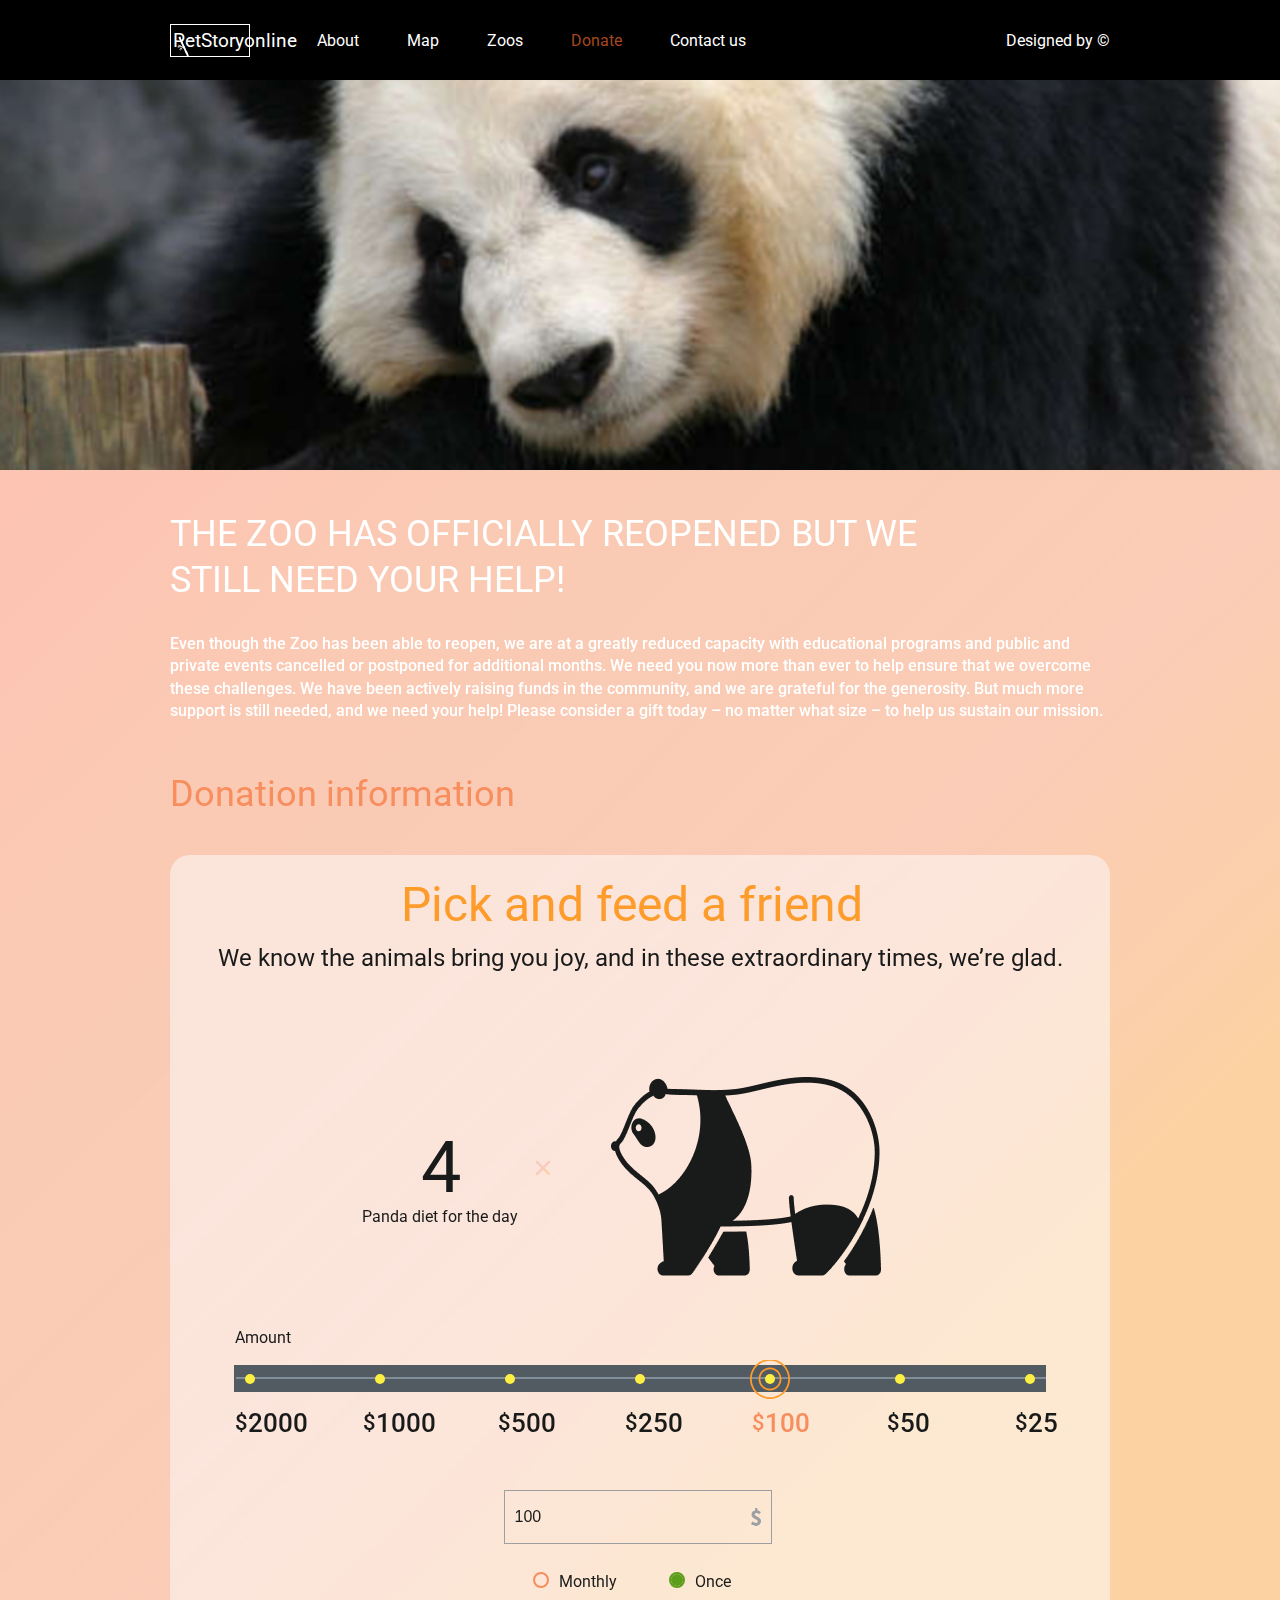
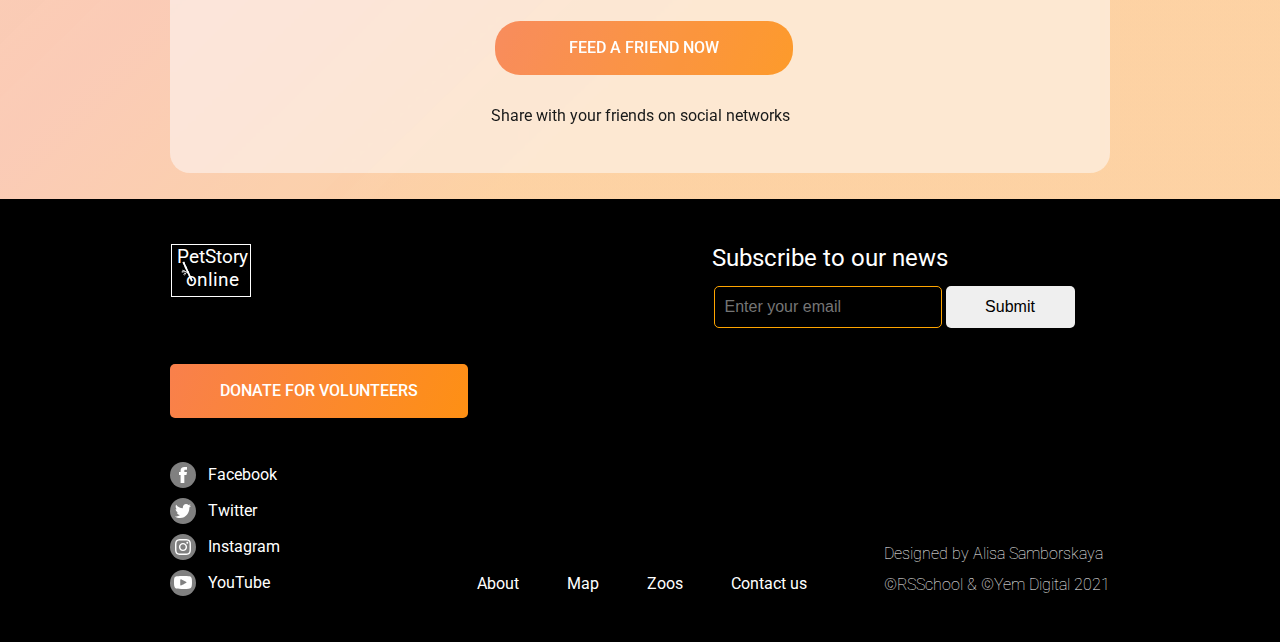
<file: pages/donate/index.html>
<!DOCTYPE html>
<html lang="en">

<head>
    <meta charset="UTF-8">
    <meta http-equiv="X-UA-Compatible" content="IE=edge">
    <meta name="viewport" content="width=device-width, initial-scale=1.0">
    <meta http-equiv="Permissions-Policy" content="interest-cohort=()" />
    <link rel="preconnect" href="https://fonts.googleapis.com">
    <link rel="preconnect" href="https://fonts.gstatic.com" crossorigin>
    <link
        href="https://fonts.googleapis.com/css2?family=Roboto:ital,wght@0,100;0,300;0,400;0,500;0,700;0,900;1,100;1,300;1,400;1,500;1,700;1,900&display=swap"
        rel="stylesheet">
    <title>Online Zoo</title>
    <link rel="stylesheet" href="style.css">
</head>

<body>
    <div class="header">
        <nav class="navbar container">
            <div class="navbar-box">
                <div>
                    <h1><a class="nav-brand" href="../main/index.html
                            ">PetStory<img class="brand-bamboo-img" src="./assets/icons/nav-brand.svg"
                                alt="">online</a></h1>
                    <span class="navbar-collapse-menu-icon"><img src="./assets/icons/menu-icon.svg" alt=""></span>
                </div>
                <ul class="nav-list">
                    <li class="nav-item"> <a class="navlink" href="../main/index.html">About</a></li>
                    <li class="nav-item"> <a class="navlink" href="#">Map</a></li>
                    <li class="nav-item"> <a class="navlink" href="#">Zoos</a></li>
                    <li class="nav-item"> <a class="navlink active" href="../donate/index.html">Donate</a></li>
                    <li class="nav-item"> <a class="navlink" href="#">Contact us</a></li>
                </ul>
            </div>
            <span> <a class="design-link" href="https://www.figma.com/file/ypzT9idgAILaSRVRmDAJxn/online-zoo-3-weeks">
                    Designed by &copy;</a></span>

            <!-- Burger Menu -->
            <div class="navbar-burger">
                <div class="burger-brand-box">
                    <span class="burger-brand"><a class="burger-nav-brand" href="../main/index.html
                                    ">PetStory<img class="brand-bamboo-img" src="./assets/icons/nav-brand.svg"
                                alt="">online</a></span>
                    <span class="closing-icon"><img src="./assets/icons/x_icon.svg" alt=""></span>
                </div>

                <ul class="navbar-burger-ul">
                    <li class="nav-burger-item">
                        <a class="nav-burger-link" href="../main/index.html">About</a>
                    </li>
                    <li class="nav-burger-item">
                        <a class="nav-burger-link" href="#">Map</a>
                    </li>
                    <li class="nav-burger-item">
                        <a class="nav-burger-link" href="#">Zoos</a>
                    </li>
                    <li class="nav-burger-item">
                        <a class="nav-burger-link" href="../donate/index.html">Donate</a>
                    </li>
                    <li class="nav-burger-item">
                        <a class="nav-burger-link login-popup-link" href="#">Contact us</a>
                    </li>
                    <li class="nav-burger-item">
                        <a class="nav-burger-link" href="#">Designed by ©</a>
                    </li>
                </ul>
            </div>
            <div class="overlay"></div>
        </nav>
    </div>
    <div class="home section">

    </div>

    <div class="pick section">
        <div class="pick-presection container">
            <h2 class="pick-title-big">
                THE ZOO HAS OFFICIALLY REOPENED BUT WE STILL NEED YOUR HELP!
            </h2>
            <p class="pick-small-text">Even though the Zoo has been able to reopen, we are at a greatly reduced capacity
                with educational programs and public and private events cancelled or postponed for additional months. We
                need you now more than ever to help ensure that we overcome these challenges. We have been actively
                raising funds in the community, and we are grateful for the generosity. But much more support is still
                needed, and we need your help! Please consider a gift today – no matter what size – to help us sustain
                our mission. </p>
            <h4 class="pick-info-link">Donation information</h4>
        </div>
        <div class="pick-box container">
            <div class="pick-text">
                <a href="../donate/index.html" class="pick-title">Pick and feed a friend</a>
                <h3 class="pick-small-text-title">We know the animals bring you joy, and in these extraordinary times,
                    we’re glad.</h3>
            </div>
            <div class="pick-content">
                <div class="pick-illu">
                    <div class="pick-img">
                        <span class="pick-big-number">4</span>
                        <span class="big-number-caption">Panda diet for the day</span>
                    </div>
                    <img src="./assets/icons/x_icon.svg" alt="" class="x-icon">
                    <img src="./assets/images/panda.png" alt="" class="panda-img">
                </div>
                <div>
                    <p class="word-amount">Amount</p>
                    <div class="progress-bar">
                        <div class="progress-bar-box">
                            <div class="range-wrapper">
                                <input class="donation-input input-1600" type="range" list="tickmarks" min="1" max="8"
                                    step="1" value="6">
                                <input class="donation-input input-1000" type="range" list="tickmarks" min="2" max="8"
                                    step="1" value="6">
                                <datalist id="tickmarks">
                                    <option class="range-option" value="1" label=" "></option>
                                    <option class="range-option" value="2" label=" "></option>
                                    <option class="range-option" value="3" label=" "></option>
                                    <option class="range-option" value="4" label=" "></option>
                                    <option class="range-option" value="5" label=" "></option>
                                    <option class="range-option selected-dot" value="6" label=" "></option>
                                    <option class="range-option" value="7" label=" "></option>
                                    <option class="range-option" value="8" label=" "></option>
                                </datalist>
                            </div>
                        </div>
                        <div class="progress-range-labels">
                            <div class="range-marker range-marker-1"><sup>$</sup>5000</div>
                            <div class="range-marker range-marker-2"><sup>$</sup>2000</div>
                            <div class="range-marker range-marker-3"><sup>$</sup>1000</div>
                            <div class="range-marker range-marker-4"><sup>$</sup>500</div>
                            <div class="range-marker range-marker-5"><sup>$</sup>250</div>
                            <div class="range-marker range-marker-6 selected"><sup>$</sup>100</div>
                            <div class="range-marker range-marker-7"><sup>$</sup>50</div>
                            <div class="range-marker range-marker-8"><sup>$</sup>25</div>
                        </div>
                    </div>
                </div>
            </div>
            <div class="pick-block3">
                <div class="another-amount">
                    <input class="amount" type="number" value="100" placeholder="Another amount" max="4">
                    <div class="radios">
                        <div class="radio1">
                            <input id="radio-monthly" name="radio-time" type="radio">
                            <label for="radio-monthly">Monthly</label>
                        </div>
                        <div class="radio2">
                            <input id="radio-once" name="radio-time" type="radio" checked="checked">
                            <label for="radio-once">Once</label>
                        </div>
                    </div>
                </div>
                <div>
                    <a class="button-link how-button" href="../donate/index.html">Feed a friend now</a>
                </div>
                <div class="share-text">
                    <p>Share with your friends on social networks</p>
                </div>
            </div>
        </div>
    </div>

    <div class="footer">
        <div class="footer-box container">
            <div class="footer-block1">
                <div>
                    <div class="h1"><a class="nav-brand" href="../main/index.html
                        ">PetStory<img class="brand-bamboo-img" src="./assets/icons/nav-brand.svg" alt=""> online</a>
                    </div>
                </div>
                <div class="email">
                    <h2 class="footer-subscribe">Subscribe to our news</h2>
                    <form action="#">
                        <input type="email" name="email" id="email" placeholder="Enter your email" class="footer-input"
                            required>
                        <button type="submit" class="footer-input-button">Submit</button>
                    </form>
                </div>
            </div>
            <div class="footer-block2">
                <a class="button-link footer-button" href="../donate/index.html">Donate for
                    volunteers</a>
            </div>
            <div class="footer-block3">
                <div class="socials">
                    <ul>
                        <li class="socials-item">
                            <span class="socials-icon"> <img src="./assets/icons/facebook.svg" alt=""> </span>
                            <span>Facebook</span>
                        </li>
                        <li class="socials-item">
                            <span class="socials-icon"> <img src="./assets/icons/twitter.svg" alt=""> </span>
                            <span>Twitter</span>
                        </li>
                        <li class="socials-item">
                            <span class="socials-icon"> <img src="./assets/icons/instagram.svg" alt="">
                            </span>
                            <span>Instagram</span>
                        </li>
                        <li class="socials-item">
                            <span class="socials-icon"> <img src="./assets/icons/youtube.svg" alt=""> </span>
                            <span>YouTube</span>
                        </li>
                    </ul>
                </div>
                <div class="navbar">
                    <ul class="nav-list">
                        <li class="nav-item"> <a class="navlink" href="../main/index.html">About</a></li>
                        <li class="nav-item"> <a class="navlink" href="#">Map</a></li>
                        <li class="nav-item"> <a class="navlink" href="#">Zoos</a></li>
                        <li class="nav-item"> <a class="navlink" href="#">Contact us</a></li>
                    </ul>
                </div>
                <div class="footer-copyright">
                    <p>Designed by Alisa Samborskaya</p>
                    <p>©RSSchool & ©Yem Digital 2021</p>
                </div>
            </div>

        </div>
    </div>


    <script src="app.js"></script>
</body>
</file>
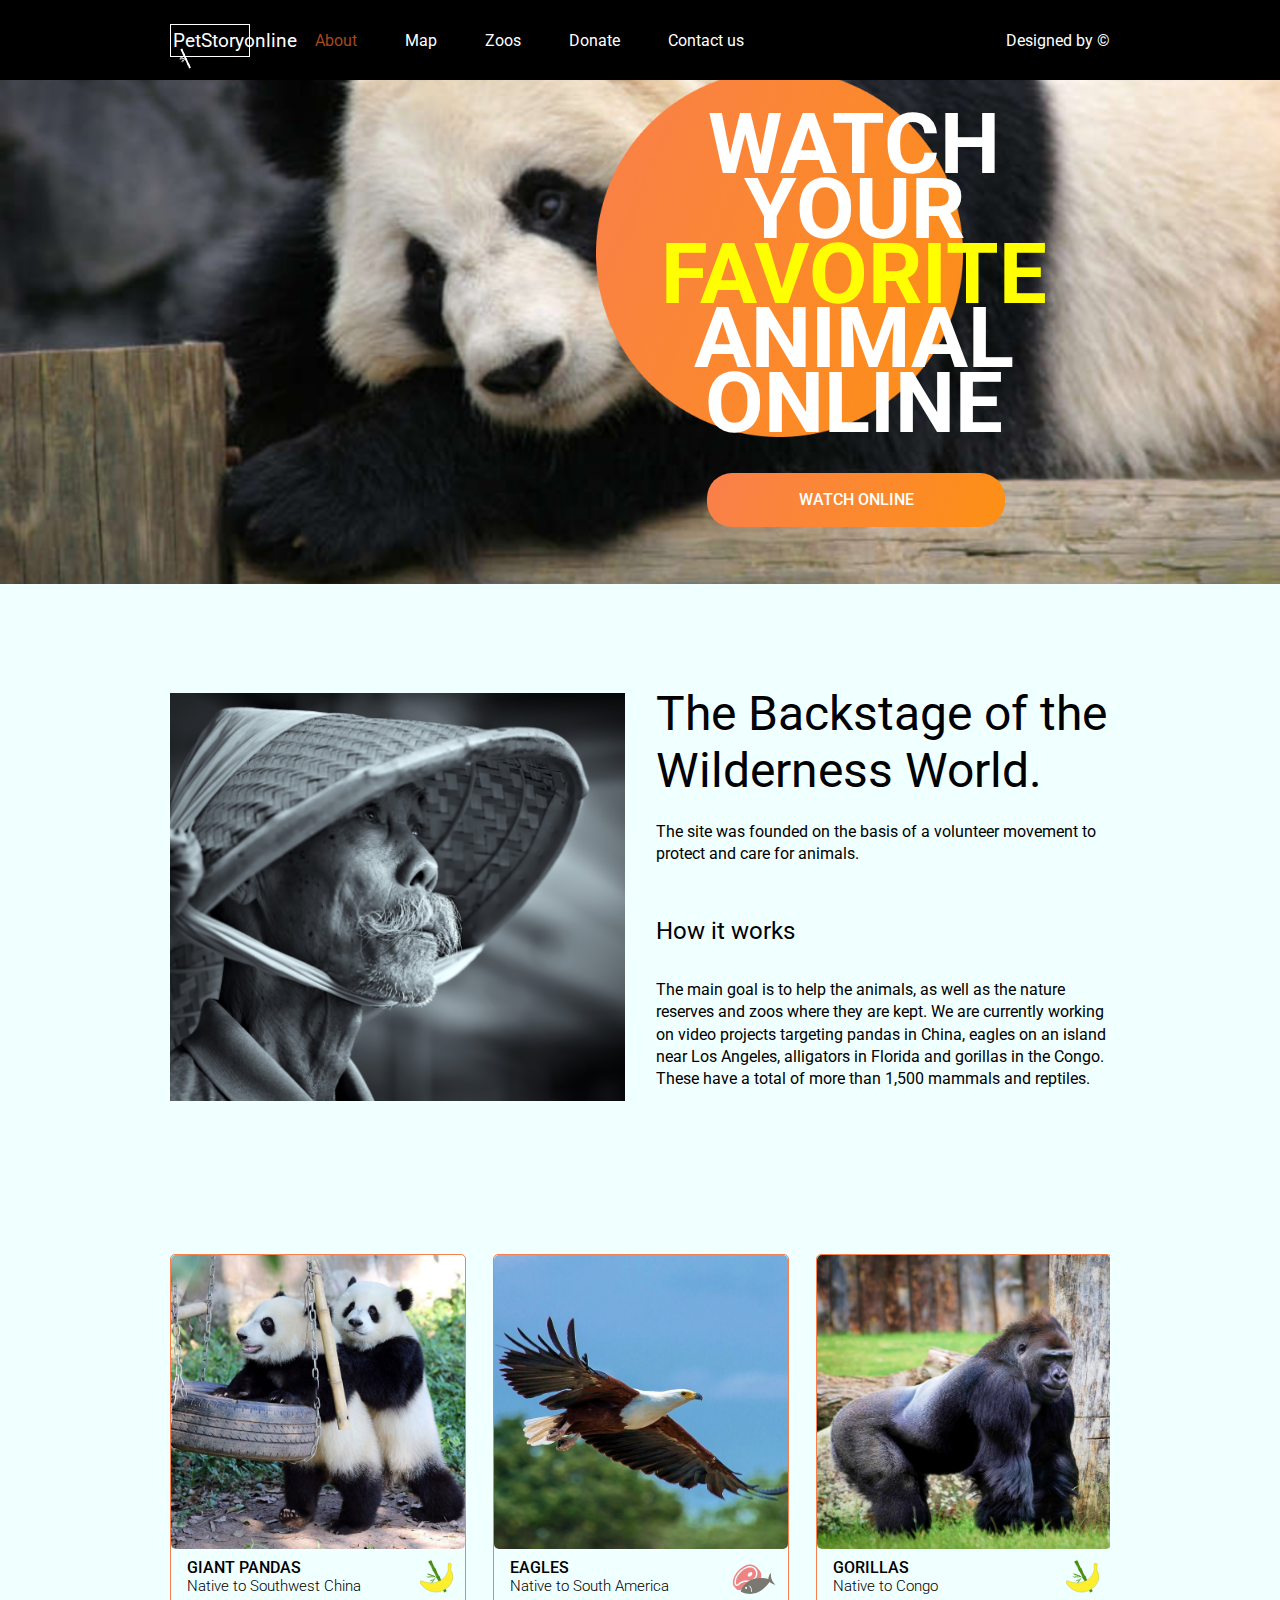
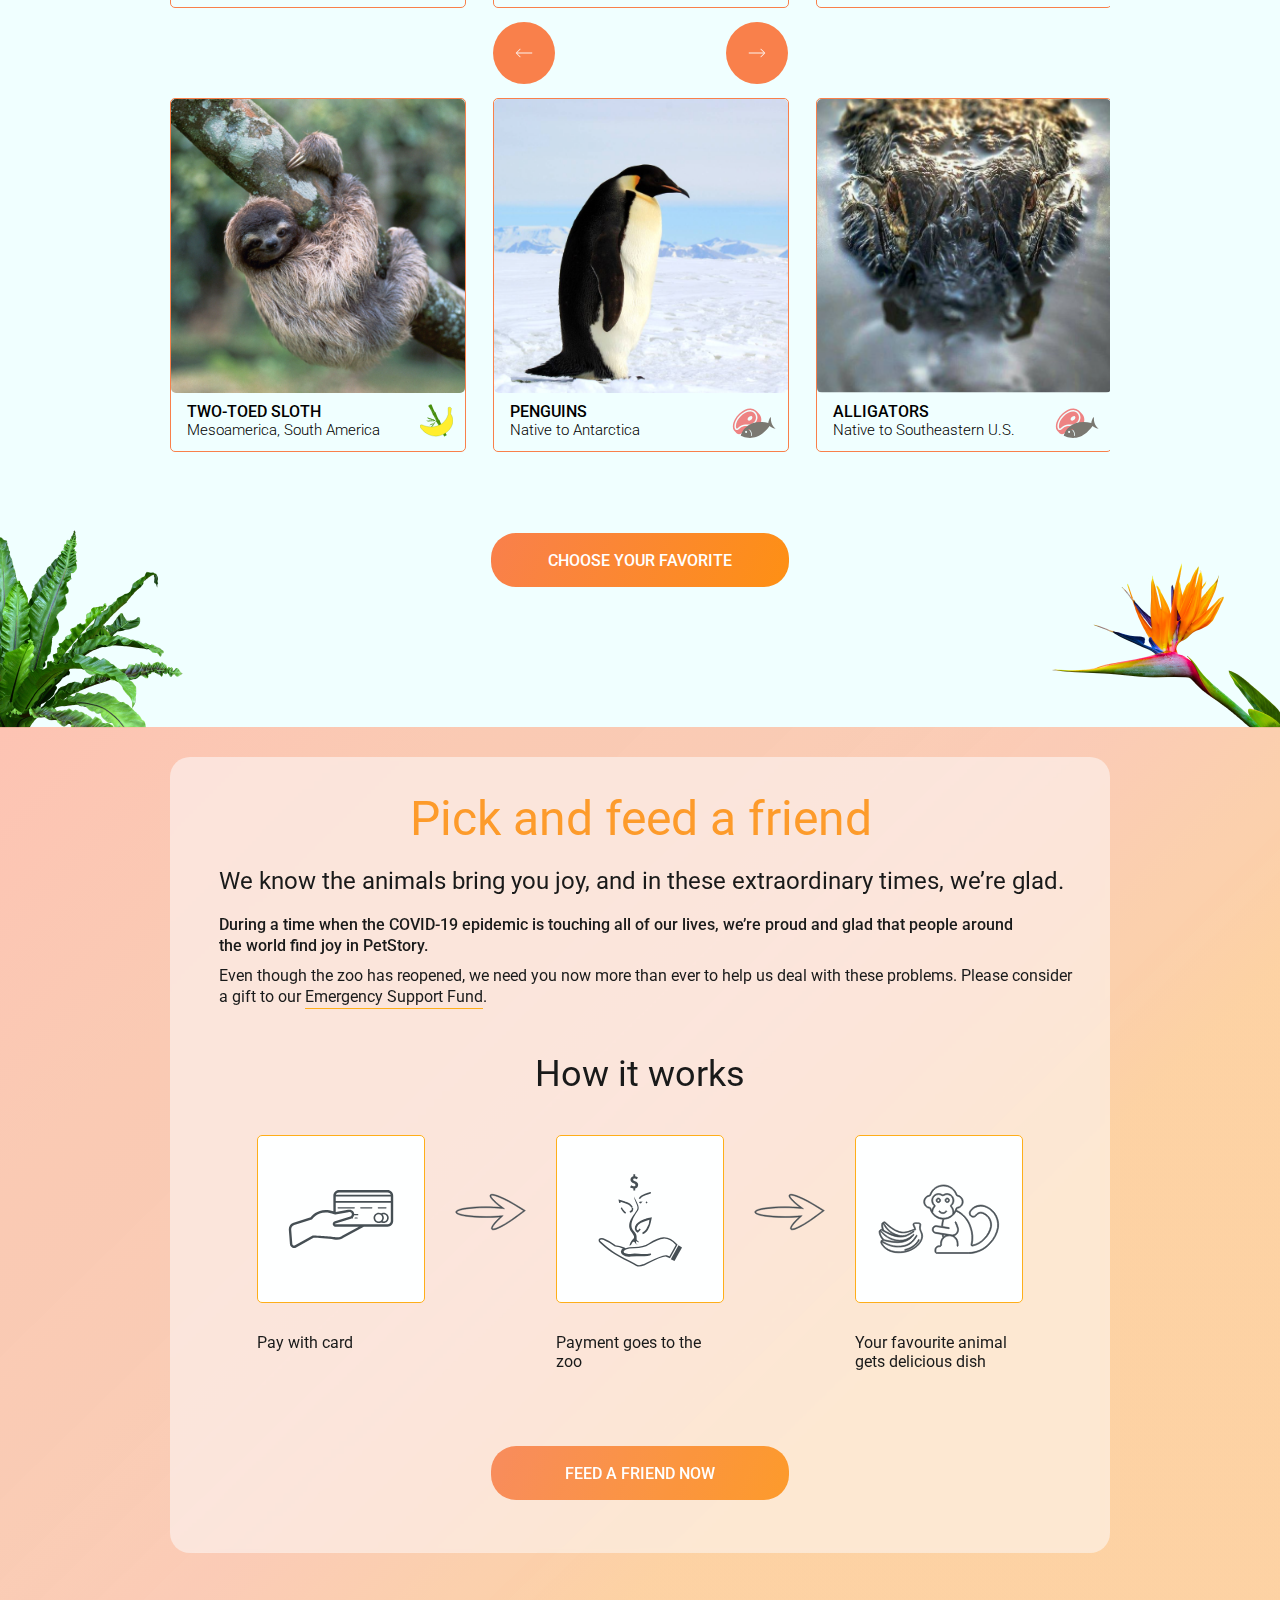
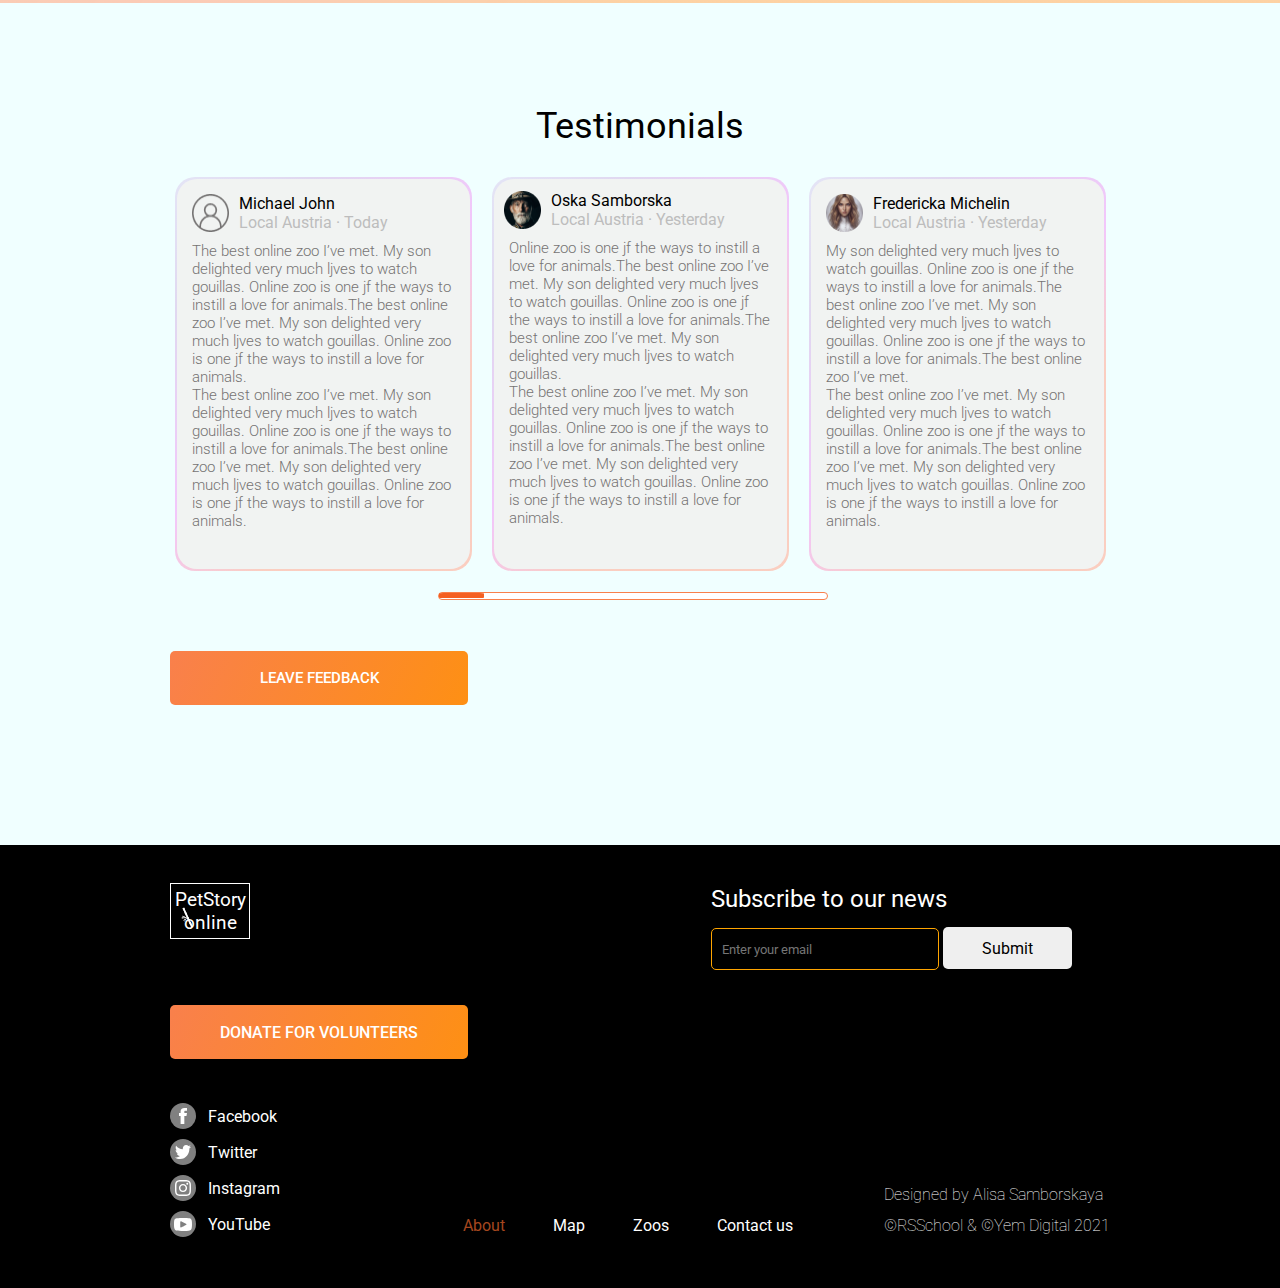
<file: pages/main/index.html>
<!DOCTYPE html>
<html lang="en">

<head>
    <meta charset="UTF-8">
    <meta http-equiv="X-UA-Compatible" content="IE=edge">
    <meta name="viewport" content="width=device-width, initial-scale=1.0">
    <meta http-equiv="Permissions-Policy" content="interest-cohort=()" />
    <link rel="preconnect" href="https://fonts.googleapis.com">
    <link rel="preconnect" href="https://fonts.gstatic.com" crossorigin>
    <link
        href="https://fonts.googleapis.com/css2?family=Roboto:ital,wght@0,100;0,300;0,400;0,500;0,700;0,900;1,100;1,300;1,400;1,500;1,700;1,900&display=swap"
        rel="stylesheet">
    <title>Online Zoo</title>
    <link rel="stylesheet" href="style.css">
</head>

<body>
    <div class="header">
        <nav class="navbar container">
            <div class="navbar-box">
                <div>
                    <h1><a class="nav-brand" href="../main/index.html
                            ">PetStory<img class="brand-bamboo-img" src="./assets/icons/nav-brand.svg"
                                alt="">online</a></h1>
                    <span class="navbar-collapse-menu-icon"><img src="./assets/icons/menu-icon.svg" alt=""></span>
                </div>
                <ul class="nav-list">
                    <li class="nav-item"> <a class="navlink active" href="#">About</a></li>
                    <li class="nav-item"> <a class="navlink" href="#">Map</a></li>
                    <li class="nav-item"> <a class="navlink" href="#">Zoos</a></li>
                    <li class="nav-item"> <a class="navlink" href="../donate/index.html">Donate</a></li>
                    <li class="nav-item"> <a class="navlink" href="#">Contact us</a></li>
                </ul>
            </div>
            <span> <a class="design-link" href="https://www.figma.com/file/ypzT9idgAILaSRVRmDAJxn/online-zoo-3-weeks">
                    Designed by &copy;</a></span>
            <!-- Burger Menu -->
            <div class="navbar-burger">
                <div class="burger-brand-box">
                    <span class="burger-brand"><a class="burger-nav-brand" href="../main/index.html
                                    ">PetStory<img class="brand-bamboo-img" src="./assets/icons/nav-brand.svg"
                                alt="">online</a></span>
                    <span class="closing-icon"><img src="./assets/icons/x_icon.svg" alt=""></span>
                </div>

                <ul class="navbar-burger-ul">
                    <li class="nav-burger-item">
                        <a class="nav-burger-link" href="#">About</a>
                    </li>
                    <li class="nav-burger-item">
                        <a class="nav-burger-link" href="#">Map</a>
                    </li>
                    <li class="nav-burger-item">
                        <a class="nav-burger-link" href="#">Zoos</a>
                    </li>
                    <li class="nav-burger-item">
                        <a class="nav-burger-link" href="../donate/index.html">Donate</a>
                    </li>
                    <li class="nav-burger-item">
                        <a class="nav-burger-link login-popup-link" href="#">Contact us</a>
                    </li>
                    <li class="nav-burger-item">
                        <a class="nav-burger-link" href="#">Designed by ©</a>
                    </li>
                </ul>
            </div>
            <div class="overlay"></div>
        </nav>
    </div>
    <div class="home section">
        <div class="home-content container">
            <span><img class="circle" src="./assets/images/circle-orange.png" alt=""></span>
            <div class="heading">
                <p class="home-text">Watch your <span class="yellow">favorite</span> animal online</p>
                <a class="home-button button-link" href="#">Watch online</a>
            </div>
            <span class="button"></span>
        </div>
    </div>
    <div class="backstage section">
        <div class="backstage-box container">
            <div>
                <img class="backstage-img" src="./assets/images/backstage-img.png" alt="">
            </div>
            <div class="backstage-content">
                <h2>The Backstage of the Wilderness World.</h2>
                <p class="text">The site was founded on the basis of a volunteer movement to protect and care for
                    animals.</p>
                <h3>How it works</h3>
                <p class="text">The main goal is to help the animals, as well as the nature reserves and zoos where they
                    are kept. We are currently working on video projects targeting pandas in China, eagles on an island
                    near Los Angeles, alligators in Florida and gorillas in the Congo. These have a total of more than
                    1,500 mammals and reptiles.</p>
            </div>
        </div>
        <span class="deco-backstage">
            <img src="./assets/images/flowers.png" alt="" class="deco-backstage-1600">
            <img src="./assets/images/flowers-640.png" alt="" class="deco-backstage-640">
            <img src="./assets/images/flowers-320.png" alt="" class="deco-backstage-320">
        </span>
    </div>
    <div class="pets section">
        <div class="pets-box container">
            <div class="pets-slider-box">
                <div class="pets-slider-page">
                    <div class="pets-card">
                        <img class="pets-img" src="./assets/images/pets-pandas.png" alt="">
                        <div class="pets-caption">
                            <div class="caption-text">
                                <span class="pet-name">Giant Pandas</span>
                                <span class="pet-descr">Native to Southwest China</span>
                            </div>
                            <span class="pet-food"><img class="banana" src="./assets/icons/banana-bamboo_icon.svg"
                                    alt=""></span>
                        </div>
                    </div>
                    <div class="pets-card">
                        <img class="pets-img" src="./assets/images/pets-eagle.png" alt="">
                        <div class="pets-caption">
                            <div class="caption-text">
                                <span class="pet-name">Eagles</span>
                                <span class="pet-descr">Native to South America</span>
                            </div>
                            <span class="pet-food"><img class="fish" src="./assets/icons/meat-fish_icon.svg"
                                    alt=""></span>
                        </div>
                    </div>
                    <div class="pets-card">
                        <img class="pets-img" src="./assets/images/pets-gorilla.png" alt="">
                        <div class="pets-caption">
                            <div class="caption-text">
                                <span class="pet-name">Gorillas</span>
                                <span class="pet-descr">Native to Congo</span>
                            </div>
                            <span class="pet-food"><img class="banana" src="./assets/icons/banana-bamboo_icon.svg"
                                    alt=""></span>
                        </div>
                    </div>
                    <div class="pets-card">
                        <img class="pets-img" src="./assets/images/pets-sloth.png" alt="">
                        <div class="pets-caption">
                            <div class="caption-text">
                                <span class="pet-name">Two-toed sloth</span>
                                <span class="pet-descr">Mesoamerica, South America</span>
                            </div>
                            <span class="pet-food"><img class="banana" src="./assets/icons/banana-bamboo_icon.svg"
                                    alt=""></span>
                        </div>
                    </div>
                    <div class="pets-card">
                        <img class="pets-img" src="./assets/images/pets-penguin.png" alt="">
                        <div class="pets-caption">
                            <div class="caption-text">
                                <span class="pet-name">Penguins</span>
                                <span class="pet-descr">Native to Antarctica</span>
                            </div>
                            <span class="pet-food"><img class="fish" src="./assets/icons/meat-fish_icon.svg"
                                    alt=""></span>
                        </div>
                    </div>
                    <div class="pets-card">
                        <img class="pets-img" src="./assets/images/pets-alligator.png" alt="">
                        <div class="pets-caption">
                            <div class="caption-text">
                                <span class="pet-name">Alligators</span>
                                <span class="pet-descr">Native to Southeastern U.S.</span>
                            </div>
                            <span class="pet-food"><img class="fish" src="./assets/icons/meat-fish_icon.svg"
                                    alt=""></span>
                        </div>
                    </div>
                    <div class="pets-card">
                        <img class="pets-img" src="./assets/images/pets-gorila2.png" alt="">
                        <div class="pets-caption">
                            <div class="caption-text">
                                <span class="pet-name">Gorillas</span>
                                <span class="pet-descr">Native to Congo</span>
                            </div>
                            <span class="pet-food"><img class="banana" src="./assets/icons/banana-bamboo_icon.svg"
                                    alt=""></span>
                        </div>
                    </div>
                </div>
            </div>
        </div>
        <span class="button button-pets"><button class="button-link button-pets-link">Choose your
                favorite</button></span>
        <div class="arrows">
            <button class="arrow arrow-left"><img src="./assets/icons/arrow-slider-left.svg" alt=""></button>
            <button class="arrow arrow-right"><img src="./assets/icons/arrow-slider-right.svg" alt=""></button>
        </div>
        <div class="deco">
            <span>
                <img class="pets-deco-1600px leaves" src="./assets/images/palm-leaves.png" alt="">
                <img class="pets-deco-1000px leaves" src="./assets/images/palm_leaves-1000px.png" alt="">
                <img class="pets-deco-640px leaves" src="./assets/images/palm_leaves-640px.png" alt="">
                <img class="pets-deco-320px leaves" src="./assets/images/palm_leaves-320px.png" alt="">
            </span>
            <span>
                <img class="pets-deco-1600px flower" src="./assets/images/flower.png" alt="">
                <img class="pets-deco-1000px flower" src="./assets/images/flower-1000px.png" alt="">
                <img class="pets-deco-640px flower" src="./assets/images/flower-640px.png" alt="">
                <img class="pets-deco-320px flower" src="./assets/images/flower-320px.png" alt="">
            </span>
        </div>
    </div>

    <div class="pick section">
        <div class="pick-box container">
            <div class="pick-text">
                <a href="../donate/index.html" class="pick-title">Pick and feed a friend</a>
                <h3 class="how-small-text-title">We know the animals bring you joy, and in these extraordinary times,
                    we’re glad.</h3>
                <p class="how-small-text">During a time when the COVID-19 epidemic is touching all of our lives, we’re
                    proud and glad that
                    people around the world find joy in PetStory.</p>
                <p class="how-small-text"> Even though the zoo has reopened, we need you now more than ever to help us
                    deal with these problems.
                    Please consider a gift to our <a class="how-fund-link" href="../donate/index.html">Emergency Support
                        Fund</a>. </p>
            </div>
            <div class="how-text">
                <h2 class="how-title text-title">How it works</h2>
                <div class="how-green-arrows">
                    <img src="./assets/icons/how-green-arrow.svg" alt="" class="green-arrow">
                    <img src="./assets/icons/how-green-arrow.svg" alt="" class="green-arrow">
                </div>
                <div class="how-steps">
                    <div class="step-card">
                        <img src="./assets/icons/how-step1.svg" alt="" class="step-img step-img1">
                        <span class="how-caption">Pay with card</span>
                    </div>
                    <img class="how-arrow" src="./assets/icons/how-arrow.svg" alt="">
                    <div class="step-card">
                        <img src="./assets/icons/how-step2.svg" alt="" class="step-img step-img2">
                        <span class="how-caption">Payment goes to the zoo</span>
                    </div>
                    <img class="how-arrow" src="./assets/icons/how-arrow.svg" alt="">
                    <div class="step-card">
                        <img src="./assets/icons/how-step3.svg" alt="" class="step-img step-img3">
                        <span class="how-caption">Your favourite animal gets delicious dish</span>
                    </div>
                </div>
                <div>
                    <a class="button-link how-button" href="../donate/index.html">Feed a friend now</a>
                </div>
            </div>
        </div>
    </div>

    <div class="testi section">
        <div class="testi-box container">
            <h2 class="testi-title text-title">Testimonials</h2>
            <div class="testi-cards">
                <div class="testi-card">
                    <div class="testi-user-info">
                        <img src="./assets/icons/testi-ava1.png" alt="" class="testi-ava">
                        <div class="testi-user-text">
                            <p class="testi-user-name">Michael John</p>
                            <p class="testi-user-place">Local Austria &#183; Today</p>
                        </div>
                    </div>
                    <p class="testi-text">The best online zoo I’ve met. My son delighted very much ljves to watch
                        gouillas. Online zoo is one jf the ways to instill a love for animals.The best online zoo I’ve
                        met. My son delighted very much ljves to watch gouillas. Online zoo is one jf the ways to
                        instill a love for animals. <br>
                        The best online zoo I’ve met. My son delighted very much ljves to watch gouillas. Online zoo is
                        one jf the ways to instill a love for animals.The best online zoo I’ve met. My son delighted
                        very much ljves to watch gouillas. Online zoo is one jf the ways to instill a love for animals.
                    </p>
                </div>
                <div class="testi-card">
                    <div class="testi-user-info">
                        <img src="./assets/icons/testi-ava2.png" alt="" class="testi-ava">
                        <div class="testi-user-text">
                            <p class="testi-user-name">Oska Samborska</p>
                            <p class="testi-user-place">Local Austria &#183; Yesterday</p>
                        </div>
                    </div>
                    <p class="testi-text"> Online zoo is one jf the ways to instill a love for animals.The best online
                        zoo I’ve met. My son delighted very much ljves to watch gouillas. Online zoo is one jf the ways
                        to instill a love for animals.The best online zoo I’ve met. My son delighted very much ljves to
                        watch gouillas. <br> The best online zoo I’ve met. My son delighted very much ljves to watch
                        gouillas. Online zoo is one jf the ways to instill a love for animals.The best online zoo I’ve
                        met. My son delighted very much ljves to watch gouillas. Online zoo is one jf the ways to
                        instill a love for animals.
                    </p>
                </div>
                <div class="testi-card">
                    <div class="testi-user-info">
                        <img src="./assets/icons/testi-ava3.png" alt="" class="testi-ava">
                        <div class="testi-user-text">
                            <p class="testi-user-name">Fredericka Michelin</p>
                            <p class="testi-user-place">Local Austria &#183; Yesterday</p>
                        </div>
                    </div>
                    <p class="testi-text"> My son delighted very much ljves to watch gouillas. Online zoo is one jf the
                        ways to instill a love for animals.The best online zoo I’ve met. My son delighted very much
                        ljves to watch gouillas. Online zoo is one jf the ways to instill a love for animals.The best
                        online zoo I’ve met. <br>
                        The best online zoo I’ve met. My son delighted very much ljves to watch gouillas. Online zoo is
                        one jf the ways to instill a love for animals.The best online zoo I’ve met. My son delighted
                        very much ljves to watch gouillas. Online zoo is one jf the ways to instill a love for animals.
                    </p>
                </div>
                <div class="testi-card">
                    <div class="testi-user-info">
                        <img src="./assets/icons/testi-ava4.png" alt="" class="testi-ava">
                        <div class="testi-user-text">
                            <p class="testi-user-name">Mila Riksha</p>
                            <p class="testi-user-place">Local Austria &#183; Yesterday</p>
                        </div>
                    </div>
                    <p class="testi-text">My son delighted very much ljves to watch
                        gouillas. Online zoo is one jf the ways to instill a love for animals.The best online zoo I’ve
                        met. My son delighted very much ljves to watch gouillas. Online zoo is one jf the ways to
                        instill a love for animals.
                        The best online zoo I’ve met. My son delighted very much ljves to watch gouillas. Online zoo is
                        one jf the ways to instill a love for animals.Online zoo is
                        one jf the ways to instill a love for animals. The best online zoo I’ve met. My son delighted
                        very much ljves to watch gouillas. Online zoo is one jf the ways to instill a love for animals.
                    </p>
                </div>
                <div class="testi-card">
                    <div class="testi-user-info">
                        <img src="./assets/icons/testi-ava1.png" alt="" class="testi-ava">
                        <div class="testi-user-text">
                            <p class="testi-user-name">Jennifer Anister</p>
                            <p class="testi-user-place">Local Friends &#183; Today</p>
                        </div>
                    </div>
                    <p class="testi-text">The best online zoo I’ve met. My son delighted very much ljves to watch
                        gouillas. Online zoo is one jf the ways to instill a love for animals.The best online zoo I’ve
                        met. My son delighted very much ljves to watch gouillas. Online zoo is one jf the ways to
                        instill a love for animals. <br>
                        The best online zoo I’ve met. My son delighted very much ljves to watch gouillas. Online zoo is
                        one jf the ways to instill a love for animals.The best online zoo I’ve met. My son delighted
                        very much ljves to watch gouillas. Online zoo is one jf the ways to instill a love for animals.
                    </p>
                </div>
                <div class="testi-card">
                    <div class="testi-user-info">
                        <img src="./assets/icons/testi-ava1.png" alt="" class="testi-ava">
                        <div class="testi-user-text">
                            <p class="testi-user-name">Bradley Capri</p>
                            <p class="testi-user-place">Local Turkey &#183; Today</p>
                        </div>
                    </div>
                    <p class="testi-text">The best online zoo I’ve met. My son delighted very much ljves to watch
                        gouillas. Online zoo is one jf the ways to instill a love for animals.The best online zoo I’ve
                        met. My son delighted very much ljves to watch gouillas. Online zoo is one jf the ways to
                        instill a love for animals. <br>
                        The best online zoo I’ve met. My son delighted very much ljves to watch gouillas. Online zoo is
                        one jf the ways to instill a love for animals.The best online zoo I’ve met. My son delighted
                        very much ljves to watch gouillas. Online zoo is one jf the ways to instill a love for animals.
                    </p>
                </div>
                <div class="testi-card">
                    <div class="testi-user-info">
                        <img src="./assets/icons/testi-ava1.png" alt="" class="testi-ava">
                        <div class="testi-user-text">
                            <p class="testi-user-name">Brad Peter</p>
                            <p class="testi-user-place">Local Ocean`s &#183; Today</p>
                        </div>
                    </div>
                    <p class="testi-text">The best online zoo I’ve met. My son delighted very much ljves to watch
                        gouillas. Online zoo is one jf the ways to instill a love for animals.The best online zoo I’ve
                        met. My son delighted very much ljves to watch gouillas. Online zoo is one jf the ways to
                        instill a love for animals. <br>
                        The best online zoo I’ve met. My son delighted very much ljves to watch gouillas. Online zoo is
                        one jf the ways to instill a love for animals.The best online zoo I’ve met. My son delighted
                        very much ljves to watch gouillas. Online zoo is one jf the ways to instill a love for animals.
                    </p>
                </div>
                <div class="testi-card">
                    <div class="testi-user-info">
                        <img src="./assets/icons/testi-ava1.png" alt="" class="testi-ava">
                        <div class="testi-user-text">
                            <p class="testi-user-name">Sponge Robert</p>
                            <p class="testi-user-place">Local Underwater &#183; Today</p>
                        </div>
                    </div>
                    <p class="testi-text">The best online zoo I’ve met. My son delighted very much ljves to watch
                        gouillas. Online zoo is one jf the ways to instill a love for animals.The best online zoo I’ve
                        met. My son delighted very much ljves to watch gouillas. Online zoo is one jf the ways to
                        instill a love for animals. <br>
                        The best online zoo I’ve met. My son delighted very much ljves to watch gouillas. Online zoo is
                        one jf the ways to instill a love for animals.The best online zoo I’ve met. My son delighted
                        very much ljves to watch gouillas. Online zoo is one jf the ways to instill a love for animals.
                    </p>
                </div>
                <div class="testi-card">
                    <div class="testi-user-info">
                        <img src="./assets/icons/testi-ava1.png" alt="" class="testi-ava">
                        <div class="testi-user-text">
                            <p class="testi-user-name">Steve Jokes</p>
                            <p class="testi-user-place">Local Detroit &#183; Today</p>
                        </div>
                    </div>
                    <p class="testi-text">The best online zoo I’ve met. My son delighted very much ljves to watch
                        gouillas. Online zoo is one jf the ways to instill a love for animals.The best online zoo I’ve
                        met. My son delighted very much ljves to watch gouillas. Online zoo is one jf the ways to
                        instill a love for animals. <br>
                        The best online zoo I’ve met. My son delighted very much ljves to watch gouillas. Online zoo is
                        one jf the ways to instill a love for animals.The best online zoo I’ve met. My son delighted
                        very much ljves to watch gouillas. Online zoo is one jf the ways to instill a love for animals.
                    </p>
                </div>
                <div class="testi-card">
                    <div class="testi-user-info">
                        <img src="./assets/icons/testi-ava1.png" alt="" class="testi-ava">
                        <div class="testi-user-text">
                            <p class="testi-user-name">Bill Gabes</p>
                            <p class="testi-user-place">Local California &#183; Today</p>
                        </div>
                    </div>
                    <p class="testi-text">The best online zoo I’ve met. My son delighted very much ljves to watch
                        gouillas. Online zoo is one jf the ways to instill a love for animals.The best online zoo I’ve
                        met. My son delighted very much ljves to watch gouillas. Online zoo is one jf the ways to
                        instill a love for animals. <br>
                        The best online zoo I’ve met. My son delighted very much ljves to watch gouillas. Online zoo is
                        one jf the ways to instill a love for animals.The best online zoo I’ve met. My son delighted
                        very much ljves to watch gouillas. Online zoo is one jf the ways to instill a love for animals.
                    </p>
                </div>
                <div class="testi-card">
                    <div class="testi-user-info">
                        <img src="./assets/icons/testi-ava1.png" alt="" class="testi-ava">
                        <div class="testi-user-text">
                            <p class="testi-user-name">Michael Janson</p>
                            <p class="testi-user-place">Local New York &#183; Today</p>
                        </div>
                    </div>
                    <p class="testi-text">The best online zoo I’ve met. My son delighted very much ljves to watch
                        gouillas. Online zoo is one jf the ways to instill a love for animals.The best online zoo I’ve
                        met. My son delighted very much ljves to watch gouillas. Online zoo is one jf the ways to
                        instill a love for animals. <br>
                        The best online zoo I’ve met. My son delighted very much ljves to watch gouillas. Online zoo is
                        one jf the ways to instill a love for animals.The best online zoo I’ve met. My son delighted
                        very much ljves to watch gouillas. Online zoo is one jf the ways to instill a love for animals.
                    </p>
                </div>

                <!-- Review Popup -->
                <div class="testi-card-wrapper">
                    <div class="testi-card-popup">
                        <div class="testi-user-info">
                            <img src="./assets/icons/testi-ava1.png" alt="" class="testi-ava">
                            <div class="testi-user-text">
                                <p class="testi-user-name">Michael John</p>
                                <p class="testi-user-place">Local Austria &#183; Today</p>
                            </div>
                        </div>
                        <p class="testi-text">The best online zoo I’ve met. My son delighted very much ljves to watch
                            gouillas. Online zoo is one jf the ways to instill a love for animals.The best online zoo
                            I’ve
                            met. My son delighted very much ljves to watch gouillas. Online zoo is one jf the ways to
                            instill a love for animals. <br>
                            The best online zoo I’ve met. My son delighted very much ljves to watch gouillas. Online zoo
                            is
                            one jf the ways to instill a love for animals.The best online zoo I’ve met. My son delighted
                            very much ljves to watch gouillas. Online zoo is one jf the ways to instill a love for
                            animals.
                        </p>
                    </div>
                    <div class="testi-card-popup">
                        <div class="testi-user-info">
                            <img src="./assets/icons/testi-ava2.png" alt="" class="testi-ava">
                            <div class="testi-user-text">
                                <p class="testi-user-name">Oska Samborska</p>
                                <p class="testi-user-place">Local Austria &#183; Yesterday</p>
                            </div>
                        </div>
                        <p class="testi-text"> Online zoo is one jf the ways to instill a love for animals.The best
                            online
                            zoo I’ve met. My son delighted very much ljves to watch gouillas. Online zoo is one jf the
                            ways
                            to instill a love for animals.The best online zoo I’ve met. My son delighted very much ljves
                            to
                            watch gouillas. <br> The best online zoo I’ve met. My son delighted very much ljves to watch
                            gouillas. Online zoo is one jf the ways to instill a love for animals.The best online zoo
                            I’ve
                            met. My son delighted very much ljves to watch gouillas. Online zoo is one jf the ways to
                            instill a love for animals.
                        </p>
                    </div>
                    <div class="testi-card-popup">
                        <div class="testi-user-info">
                            <img src="./assets/icons/testi-ava3.png" alt="" class="testi-ava">
                            <div class="testi-user-text">
                                <p class="testi-user-name">Fredericka Michelin</p>
                                <p class="testi-user-place">Local Austria &#183; Yesterday</p>
                            </div>
                        </div>
                        <p class="testi-text"> My son delighted very much ljves to watch gouillas. Online zoo is one jf
                            the
                            ways to instill a love for animals.The best online zoo I’ve met. My son delighted very much
                            ljves to watch gouillas. Online zoo is one jf the ways to instill a love for animals.The
                            best
                            online zoo I’ve met. <br>
                            The best online zoo I’ve met. My son delighted very much ljves to watch gouillas. Online zoo
                            is
                            one jf the ways to instill a love for animals.The best online zoo I’ve met. My son delighted
                            very much ljves to watch gouillas. Online zoo is one jf the ways to instill a love for
                            animals.
                        </p>
                    </div>
                    <div class="testi-card-popup">
                        <div class="testi-user-info">
                            <img src="./assets/icons/testi-ava4.png" alt="" class="testi-ava">
                            <div class="testi-user-text">
                                <p class="testi-user-name">Mila Riksha</p>
                                <p class="testi-user-place">Local Austria &#183; Yesterday</p>
                            </div>
                        </div>
                        <p class="testi-text">My son delighted very much ljves to watch
                            gouillas. Online zoo is one jf the ways to instill a love for animals.The best online zoo
                            I’ve
                            met. My son delighted very much ljves to watch gouillas. Online zoo is one jf the ways to
                            instill a love for animals.
                            The best online zoo I’ve met. My son delighted very much ljves to watch gouillas. Online zoo
                            is
                            one jf the ways to instill a love for animals.Online zoo is
                            one jf the ways to instill a love for animals. The best online zoo I’ve met. My son
                            delighted
                            very much ljves to watch gouillas. Online zoo is one jf the ways to instill a love for
                            animals.
                        </p>
                    </div>
                    <div class="testi-card-popup">
                        <div class="testi-user-info">
                            <img src="./assets/icons/testi-ava1.png" alt="" class="testi-ava">
                            <div class="testi-user-text">
                                <p class="testi-user-name">Michael John</p>
                                <p class="testi-user-place">Local Austria &#183; Today</p>
                            </div>
                        </div>
                        <p class="testi-text">The best online zoo I’ve met. My son delighted very much ljves to watch
                            gouillas. Online zoo is one jf the ways to instill a love for animals.The best online zoo
                            I’ve
                            met. My son delighted very much ljves to watch gouillas. Online zoo is one jf the ways to
                            instill a love for animals. <br>
                            The best online zoo I’ve met. My son delighted very much ljves to watch gouillas. Online zoo
                            is
                            one jf the ways to instill a love for animals.The best online zoo I’ve met. My son delighted
                            very much ljves to watch gouillas. Online zoo is one jf the ways to instill a love for
                            animals.
                        </p>
                    </div>
                    <span><img class="testi-card-popup-close" src="./assets/icons/x_icon.svg" alt=""></span>
                </div>

            </div>


            <div class="testi-progress">
                <input class="testi-progress-bar" type="range" value="0" min="0" max="7" step="1">
            </div>
            <button class="button-link testi-button">
                Leave Feedback
            </button>
        </div>
        <div><img src="./assets/images/leaf.png" alt="" class="testi-leaf-aside">
            <img src="./assets/images/leaf-1000.png" alt="" class="testi-leaf-aside-1000">
            <img src="./assets/images/leaf-640.png" alt="" class="testi-leaf-aside-640">
            <img src="./assets/images/leaf-320.png" alt="" class="testi-leaf-aside-320">
        </div>
    </div>

    <div class="footer">
        <div class="footer-box container">
            <div class="footer-block1">
                <div>
                    <div class="h1"><a class="nav-brand" href="../main/index.html
                        ">PetStory<img class="brand-bamboo-img" src="./assets/icons/nav-brand.svg" alt=""> online</a>
                    </div>
                </div>
                <div class="email">
                    <h2 class="footer-subscribe">Subscribe to our news</h2>
                    <form action="#">
                        <input type="email" name="email" id="email" placeholder="Enter your email" class="footer-input"
                            required>
                        <button type="submit" class="footer-input-button">Submit</button>
                    </form>
                </div>
            </div>
            <div class="footer-block2">
                <a class="button-link footer-button" href="../donate/index.html">Donate for
                    volunteers</a>
            </div>
            <div class="footer-block3">
                <div class="socials">
                    <ul>
                        <li class="socials-item">
                            <span class="socials-icon"> <img src="./assets/icons/facebook.svg" alt=""> </span>
                            <span>Facebook</span>
                        </li>
                        <li class="socials-item">
                            <span class="socials-icon"> <img src="./assets/icons/twitter.svg" alt=""> </span>
                            <span>Twitter</span>
                        </li>
                        <li class="socials-item">
                            <span class="socials-icon"> <img src="./assets/icons/instagram.svg" alt="">
                            </span>
                            <span>Instagram</span>
                        </li>
                        <li class="socials-item">
                            <span class="socials-icon"> <img src="./assets/icons/youtube.svg" alt=""> </span>
                            <span>YouTube</span>
                        </li>
                    </ul>
                </div>
                <div class="navbar">
                    <ul class="nav-list">
                        <li class="nav-item"> <a class="navlink active" href="#">About</a></li>
                        <li class="nav-item"> <a class="navlink" href="#">Map</a></li>
                        <li class="nav-item"> <a class="navlink" href="#">Zoos</a></li>
                        <li class="nav-item"> <a class="navlink" href="#">Contact us</a></li>
                    </ul>
                </div>
                <div class="footer-copyright">
                    <p>Designed by Alisa Samborskaya</p>
                    <p>©RSSchool & ©Yem Digital 2021</p>
                </div>
            </div>

        </div>
    </div>


    <script src="app.js"></script>
</body>

</html>
</file>
<file: pages/donate/style.css>
* {
    margin: 0;
    padding: 0;
    box-sizing: border-box;

}

body {
    width: 100vw;
    max-width: 100%;
    height: 100vh;
    font-family: 'Roboto', sans-serif;
    background-color: azure;
}

.header {
    width: 100%;
    background-color: black;
    color: white;
    display: flex;
    justify-content: center;
    position: absolute;
}

.container {
    width: 1160px;
    max-width: 1160px;
    position: relative;
}

a {
    text-decoration: none;
    color: inherit;
}

li {
    list-style: none;
}

.navbar,
.navbar-box {
    display: flex;
    justify-content: space-between;
    align-items: center;
    gap: 3.625rem;
}

.nav-brand {
    text-decoration: none;
    color: white;
    text-align: center;
}

.brand-bamboo-img {
    position: absolute;
    left: 7px;
    top: 36px;
}

.nav-list {
    display: flex;
    list-style: none;
    align-items: center;
    gap: 3.625rem;
    margin-left: 7px;
}

.navlink,
.design-link {
    text-decoration: none;
    color: white;
}

.navlink:hover,
.design-link:hover {
    color: #d9844c;
}

.navlink.active {
    color: #a5471f;
    cursor: default;
}

.navbar-burger {
    display: none;
}

.overlay {
    position: fixed;
    display: none;
    left: 0;
    top: 0;
    right: 0;
    bottom: 0;
    z-index: 5;
    background: rgba(0, 0, 0, 0.5);
}

.navbar-collapse-menu-icon {
    display: none;
}

h1,
.h1 {
    font-size: 19px;
    font-weight: 400;
    width: 80px;
    margin: 12px 0;
    padding: 4px 2px;
    border: white solid 1px;
    text-align: center;
}

.section {
    display: flex;
    justify-content: center;
    align-items: center;
}

.home {
    background: url(./assets/images/home-bg.png);
    background-repeat: no-repeat;
    background-size: 100%;
    background-position: center 38%;
    height: 466px;
    max-height: 780px;
    display: flex;
    justify-content: center;
    align-items: center;
}

.pick {
    background: linear-gradient(315.75deg, rgba(254, 210, 144, 0.7) 30.06%, #FEBDAB 100.95%, rgba(254, 210, 144, 0.7) 106.36%), linear-gradient(315.75deg, rgba(254, 189, 171, 0.74) 30.06%, rgba(243, 169, 248, 0.66) 50.74%, #E0D8F0 80.49%, #EAF7FE 127.9%, #EAF7FE 149.54%), linear-gradient(315.75deg, rgba(254, 189, 171, 0.74) 30.06%, rgba(243, 169, 248, 0.66) 50.74%, #E0D8F0 80.49%, #EAF7FE 127.9%, #EAF7FE 149.54%);
    opacity: 0.9;
    flex-direction: column;
    padding: 40px;
}

.pick-presection {
    color: white;
}

.pick-title-big {
    font-size: 36px;
    font-weight: 400;
}

.pick-box {
    background: rgba(253, 253, 255, 0.52);
    backdrop-filter: blur(2px);
    border-radius: 20px;
    height: 957px;
    margin: 20px 0 140px;
    display: flex;
    flex-direction: column;
    /* justify-content: space-evenly; */
    align-items: center;
}

.pick-title {
    color: rgba(254, 144, 19, 1);
    font-size: 48px;
    text-align: center;
    margin: 35px -8px 26px 32px;
    max-width: 976px;
}

.how-title {
    font-size: 36px;
}

.how-fund-link {
    text-decoration: underline orange;
}

.pick-info-link {
    font-size: 36px;
    font-weight: 400;
    margin: 50px 0;
    color: #F9804B;
}

.pick-text {
    display: flex;
    flex-direction: column;
}

.pick-small-text {
    line-height: 140%;
    margin-top: 10px;
}

.pick-small-text-title {
    margin: -6px 173px 0 40px;
    max-width: 976px;
}

.pick-illu {
    display: flex;
    justify-content: space-between;
    align-items: center;
    gap: 31px;
    max-width: 553px;
    margin-left: -4px;
    margin-top: 61px;
    /* width: 553px; */
}

.pick-content {
    display: flex;
    flex-direction: column;
    align-items: center;
    padding: 0 0 102px 0;
    /* gap: 35px; */
}

.x-icon {
    left: 477px;
    top: 331px;
    position: absolute;
}

.panda-img {
    padding: 0px 0px 20px 0px;
    margin: 0 17px 0 0;
}

.pick-img {
    display: flex;
    flex-direction: column;
    justify-content: center;
    align-items: center;
    margin: 22px 58px 0 4px;
}

.pick-big-number {
    font-size: 72px;
}

.big-number-caption {
    display: block;
    text-align: center;
    width: 159px;
}

.how-button {
    margin: 20px auto;
}

.text {
    font-size: 16px;
    font-weight: 400;
}

h2 {
    font-size: 3rem;
    font-weight: 400;
}

h3 {
    font-size: 1.5rem;
    font-weight: 400;
}

.button-link {
    text-decoration: none;
    color: white;
    text-transform: uppercase;
    font-weight: 500;
    font-size: 1vw;
    width: 18.6vw;
    max-width: 31.2vw;
    height: 54px;
    max-height: 54px;
    text-align: center;
    background: linear-gradient(113.96deg, #F9804B 1.49%, #FE9013 101.44%);
    border-radius: 25px;
    display: flex;
    justify-content: center;
    align-items: center;
    margin: 0 auto;
    z-index: 5;
}

button {
    border: none;
}

.button-link:hover {
    background: linear-gradient(113.96deg, #bd6038 1.49%, #d35a09 101.44%);
    cursor: pointer;
}

.word-amount {
    margin-bottom: 20px;
    /* margin-top: 60px; */
}

.pick-content>div:nth-child(2) {
    position: absolute;
    top: 494px;
    left: 92px;
    z-index: 1;
}

.progress-range-labels {
    display: flex;
    justify-content: space-between;
    width: 976px;
    margin: auto;
    margin-top: 13px;
}

.donation-input {
    width: 920px;
    height: 27px;
    background: #404950;
    -webkit-appearance: none;
    /* z-index: 5; */
}

.input-1000 {
    display: none;
}

.donation-input::-webkit-slider-thumb {
    -webkit-appearance: none;
    /* background-image: url(./assets/icons/input-thumb.svg);
    cursor: pointer;
    height: 45px;
    width: 45px;
    margin-top: -18px;
    margin-left: 0px;
    background-repeat: no-repeat;
    background-position: cover;
    z-index: 5;  */
}

/* .donation-input::-webkit-slider-thumb:before {
    content:'';
    position:absolute;
    display:block;
    height:100%;
    width:100%;
    padding:20px;
    margin:-30px;
    border:solid grey 10px;
    z-index:-1;
} */

.donation-input::-webkit-slider-runnable-track {
    -webkit-appearance: none;
    background: #72828E;
    height: 2px;
    cursor: pointer;
}

.range-wrapper {
    display: flex;
    justify-content: center;
    background: #404950;
    position: relative;
    cursor: pointer;
    width: 976px;
}

.range-marker {
    display: flex;
    justify-content: flex-start;
    align-items: center;
    width: 71.43px;
    height: 36px;
    font-weight: 500;
    font-size: 26px;
    line-height: 140%;
    position: relative;
    cursor: pointer;
    padding-left: 2px;
}

.range-marker:hover,
.donation-input:hover,
.donation-input::-webkit-slider-runnable-track {
    cursor: pointer;
}

/* .range-marker::before {
    position: absolute;
    top: -25px;
    right: 0;
    left: 0;
    content: "";
    margin: 0 auto;
    width: 10px;
    height: 10px;
    background: #FFEE2E;
    border-radius: 50%;
} */

.range-wrapper datalist {
    display: flex;
    justify-content: space-between;
    align-items: center;
    top: 10px;
    left: 15px;
    right: 0;
    position: absolute;
    width: 920px;
    margin-left: 11px;
    z-index: 0;
}

.range-wrapper .range-option {
    -webkit-appearance: none;
    width: 10px;
    z-index: 0;
    height: 10px;
    min-height: 10px;
    background: #FFEE2E;
    border-radius: 50%;
    cursor: pointer;
}

.amount {
    height: 54px;
    width: 268px;
    font-size: 16px;
    display: block;
    background-color: inherit;
    border: #929699 1px solid;
    margin-bottom: 25px;
    margin-left: 20px;
    padding-left: 10px;
}

.amount::-webkit-inner-spin-button {
    -webkit-appearance: none;
    margin: 0;
    background-image: url(./assets/icons/dollar-icon.svg);
    background-repeat: no-repeat;
    width: 10px;
    margin-right: 10px;
    opacity: 1;
}

.selected {
    color: #F9804B;
}

.selected-dot::before {
    content: '';
    position: absolute;
    display: block;
    background-image: url(./assets/icons/input-thumb.svg);
    cursor: pointer;
    height: 45px;
    width: 45px;
    margin-top: -15px;
    margin-left: -15px;
    background-repeat: no-repeat;
    background-position: cover;
}

.radios {
    display: flex;
    justify-content: space-between;
    width: 214px;
    margin: 0 auto 30px;
}

.radio1,
.radio2 {
    display: flex;
    gap: 10px;
}

.radio2 {
    padding: 0 16px 0 0;
}

label {
    cursor: pointer;
}

input[type="radio"] {
    -webkit-appearance: none;
    -moz-appearance: none;
    appearance: none;
    display: inline-block;
    width: 16px;
    height: 16px;
    background-clip: content-box;
    border: 2px solid #F9804B;
    background-color: inherit;
    border-radius: 50%;
    cursor: pointer;
}

input[type="radio"]:checked {
    background-color: #4B9200;
    border-color: #4B9200;
}

.share-text {
    margin: 30px 0 45px;
}

.pick-block3 {
    padding-top: 92px;
}

.footer {
    background-color: black;
    position: absolute;
    width: 100%;
    height: 443px;
    display: flex;
    justify-content: center;
    align-items: center;
    color: white;
}

.footer-box {
    height: 373px;
}


.footer-subscribe {
    font-size: 24px;
    margin: 5px 0 14px 0px;
}

.footer-block1,
.footer-block2,
.footer-block3 {
    display: flex;
}

.footer-block1 {
    justify-content: space-between;
}

.footer-block2 {
    justify-content: flex-start;
    margin: 36px 0 44px;
}

.footer-button {
    margin: 0;
    border-radius: 5px;
}

.footer-block3 {
    justify-content: space-between;
    align-items: flex-end;
}

.email {
    margin: 0 6px 0 0;
}

.footer-copyright {
    font-weight: 100;
    line-height: 130%;
    display: flex;
    flex-direction: column;
    gap: 10px;
}

.footer-input {
    background-color: black;
    color: white;
    width: 228px;
    height: 42px;
    border: 1px orange solid;
    border-radius: 5px;
    padding: 10px;
}

.footer-input-button {
    width: 129px;
    height: 42px;
    border-radius: 5px;
    border-color: #333B41;
    color: black;
    font-size: 16px;
}

.footer-input-button:hover {
    cursor: pointer;
}

.socials>ul {
    height: 134px;
    display: flex;
    flex-direction: column;
    gap: 10px;
}

.socials-icon {
    width: 26px;
    height: 26px;
    background-color: grey;
    border-radius: 50%;
    display: flex;
    justify-content: center;
    align-items: center;
}

.socials-item {
    display: flex;
    gap: 12px;
    align-items: center;
}

.socials-item:hover {
    cursor: pointer;
    color: #F9804B;
}

.footer-block3>.navbar {
    margin-left: 110px;
}

a.nav-burger-link:hover {
    color: #FE9013;
}

.footer-block1>div:nth-child(1)>.h1 {
    margin: 2px 0;
}

@media only screen and (min-width: 1000px) and (max-width: 1599px) {

    .header {
        height: 80px;
    }

    .home {
        background: url(./assets/images/home-bg.png);
        background-repeat: no-repeat;
        background-position: 28.5% 35%;
        width: 100%;
        display: flex;
        justify-content: center;
        align-items: center;
        overflow: hidden;
        height: 470px;
    }

    .container {
        width: 940px;
        max-width: 940px;
        position: relative;
    }

    .navbar,
    .navbar-box {
        display: flex;
        justify-content: space-between;
        align-items: center;
        gap: 3.6rem;
    }

    .nav-list {
        gap: 3rem;
        margin: 0 0 0 9px;
    }

    .button-link {
        width: 298px;
        font-size: 16px;
        margin-left: 7px;
    }

    .pick {
        padding: 26px;
    }

    .pick-box {
        height: 918px;
        margin: 30px 0 0;
        justify-content: end;
    }

    .footer-box {
        height: 353px;
        margin: 40px 31px 50px 30px;
    }

    .email {
        margin-right: 37px;
    }

    .pick-title-big {
        margin-top: 15px;
        width: 800px;
        line-height: 46px;
    }

    .pick-small-text {
        margin-top: 30px;
        font-weight: 500;
        font-size: 16px;
        line-height: 140%;
    }

    .pick-small-text-title {
        margin: 11px 0 -3px 0;
        width: 940px;
        text-align: center;
    }

    .pick-info-link {
        margin: 50px 0 10px;
    }

    .pick-title {
        margin: 10px 0 0px -16px;
    }

    .pick-img {
        margin-bottom: 16px;
        margin-right: 7px;
    }

    .pick-content {
        display: flex;
        flex-direction: column;
        align-items: center;
        padding: 0 0 81px 0;
        /* gap: 35px; */
    }

    /* .pick-text {
        margin-bottom: 51px;
    } */

    .progress-bar {
        width: 850px;
        overflow: hidden;
        display: flex;
        flex-direction: column;
        justify-content: flex-end;
        align-items: flex-end;
        margin-bottom: -27px;
    }

    .input-1600 {
        display: none;
    }

    .input-1000 {
        width: 810px;
        margin-left: 2px;
        /* z-index: 1; */
    }

    .progress-bar-box {
        width: 810px;
        margin: 0 auto;
        display: flex;
        justify-content: center;
        align-items: center;
        padding-top: 5px;
    }

    .progress-range-labels {
        margin: 14px -14px 6px;
        width: auto;
        /* margin: 0px -6px 20px 0; */
        margin-right: -6px;
        gap: 56px;
    }

    .range-wrapper datalist {
        gap: 114px;
        justify-content: space-between;
        left: -130px;
        top: 9px;
    }

    .donation-input::-webkit-slider-thumb {
        margin-left: 0px;
        z-index: 5;
    }

    .pick-illu {
        margin-bottom: 41px;
        gap: 0px;
        width: 539px;
        margin-right: 25px;
    }

    .word-amount {
        margin-left: 20px;
        margin-bottom: 13px;
    }

    .amount {
        margin-bottom: 28px;
        margin-left: 16px;
    }

    .pick-big-number {
        margin-top: 40px;
        margin-right: -44px;
    }

    .big-number-caption {
        margin-top: -3px;
        margin-right: -42px;
    }

    .x-icon {
        position: absolute;
        left: 366px;
        top: 306px;
    }

    .panda-img {
        padding: 0 0px 0px 0px;
        margin: 0 0 0 0;
    }

    .input-1000 {
        display: block;
    }

    .pick-content>div:nth-child(2) {
        position: absolute;
        top: 473px;
        left: 45px;
    }

    .range-marker {
        justify-content: center;
    }

    .share-text {
        margin: 31px 3px 48px;
    }

    .socials>ul {
        display: flex;
        flex-direction: column;
        gap: 10px;
    }

    .footer>ul {
        margin-left: -18px;
    }

    .footer-block1>div:nth-child(1)>.h1 {
        margin: 5px 0px 0px 1px;
        padding: 0 0 5px 3px;
    }

    .footer-subscribe {
        margin: 5px 0 14px -2px;
    }

    .footer-block1>div:nth-child(1)>div>a>.brand-bamboo-img {
        top: 22px;
        left: 11px;
    }

    .email {
        margin-right: 36px;
    }

    .footer-input {
        font-size: 16px;
        font-weight: 400;
    }

    .footer-input-button {
        margin-right: -1px;
    }

    .footer-button {
        margin-left: 0px;
    }

    .footer>ul {
        margin-left: -18px;
    }

    .footer-block3>.navbar {
        margin-left: 111px;
        margin-bottom: 3px;
    }
}

@media only screen and (min-width: 639px) and (max-width: 999px) {

    .container {
        width: 600px;
    }

    nav>div>div>h1,
    nav>div>div>.h1 {
        border: none;
        font-size: 12.29px;
        padding: 0;
        width: 47px;
        height: 31px;
        margin: 4px 0 0 -2px;
    }

    .header {
        position: fixed;
        top: 0;
        left: 0;
        width: 100%;
        z-index: 2;
    }

    .navbar-box>div>h1>a>.brand-bamboo-img {
        position: absolute;
        width: 4.54px;
        height: 13.56px;
        left: 6px;
        top: 16px;
    }

    .button-link {
        max-width: 298px;
        width: 298px;
        height: 54px;
        font-size: 16px;
        justify-self: flex-end;
    }

    .home {
        height: 369px;
        background: url(./assets/images/home_bg-640px.png);
        background-repeat: no-repeat;
        background-position: center;
        background-size: cover;
        width: 100%;
        overflow: hidden;
    }

    .nav-list,
    .design-link {
        display: none;
    }

    .pick {
        height: 1333px;
        padding: 30px 20px;
        justify-content: flex-start;
    }


    .pick-illu {
        gap: 30px;
        margin-top: 0px;
    }

    .pick-box {
        max-width: 640px;
    }

    .pick-img {
        margin-top: 43px;
        margin-right: 59px;
    }

    .how-small-text-title {
        margin-top: -12px;
        margin-bottom: 10px;
        font-size: 22px;
    }

    .how-small-text {
        margin: 10px 0 0;
        line-height: 20.8px;
    }

    .pick-title {
        margin: 0;
        margin-right: 18px;
        font-size: 48px;
    }

    .pick-title-big {
        font-size: 24px;
    }

    .pick-small-text-title {
        margin: 0 0 0 0;
        text-align: center;
        margin-right: 24px;
        margin-bottom: 0;
        width: 600px;
    }

    .pick-small-text {
        margin-top: 21px;
    }

    .pick-text {
        display: flex;
        flex-direction: column;
        align-items: center;
        gap: 24px;
        margin-left: 20px;
        margin-right: 0px;
        margin-bottom: 50px;
        margin-top: 30px;
    }

    .pick-info-link {
        margin: 30px auto;
    }

    .x-icon {
        position: absolute;
        left: 197px;
        top: 347px;
    }

    .panda-img {
        padding: 0 20px 5px 0px;
        margin: 0 -2px 0 0;
    }

    .how-title {
        margin-top: -65px;
    }

    .how-text {
        gap: 20px;
    }

    .how-button {
        margin: 0px auto;
    }

    .pick-box {
        margin: 0;
        height: 918px;
        justify-content: start;
    }

    .progress-bar {
        width: 600px;
        overflow: hidden;
        display: flex;
        flex-direction: column;
        justify-content: flex-end;
        align-items: flex-end;
        gap: 14px;
    }

    .progress-range-labels {
        margin: 0px -4px 0px;
    }

    .pick-content {
        gap: 41px;
    }

    .pick-content>div:nth-child(2) {
        display: flex;
        flex-direction: column;
        gap: 7px;
        top: 503px;
        left: 0px;
    }

    .word-amount {
        margin-left: 10px;
        margin-bottom: 0px;
    }

    .range-wrapper datalist {
        width: 930px;
        top: 9px;
        left: 3px;
    }

    .donation-input {
        width: 961px;
        height: 27px;
        background: #404950;
        -webkit-appearance: none;
        margin-right: 19px;
    }

    .donation-input::-webkit-slider-thumb {
        margin-left: 4px;
    }

    .range-wrapper {
        margin-top: 5px;
    }

    .pick-block3 {
        padding-top: 0px;
        display: flex;
        flex-direction: column;
        gap: 30px;
        margin-top: 90px;
    }

    .another-amount {
        display: flex;
        flex-direction: column;
        gap: 30px;
    }

    .amount {
        width: 180px;
        height: 42px;
        margin: 0 auto;
    }

    .radios {
        margin: 0px auto;
        gap: 50px;
    }

    .radio2,
    .radio1 {
        width: 84px;
        height: 21px;
    }

    .share-text>p {
        margin: -30px 4px 0 0;
    }

    .footer {
        height: 282px;
        width: 100%;
    }

    .footer-box {
        height: 258px;
        position: relative;
        margin: 0px 4px 0px 0px;
    }

    .footer-block2 {
        margin: 31px 2px 44px;
    }

    .socials {
        position: absolute;
        right: 0px;
        top: 0px;
    }

    .socials>ul {
        gap: 20px;
        display: flex;
        flex-direction: column;
    }

    .socials>ul>li {
        display: flex;
        flex-direction: row-reverse;
    }

    .socials>ul>li>span:nth-child(2) {
        display: none;
    }

    .email {
        display: none;
    }

    .footer-block1>div:nth-child(1)>.h1 {
        margin: 0px 0px 4px 4px;
        padding: 2px;
    }

    .brand-bamboo-img {
        top: 20px;
        left: 10px;
    }

    .footer-block3 {
        margin-top: 66px;
    }

    .footer-block3>.navbar {
        margin: 0;
    }

    .footer-block3>.navbar>ul {
        height: 22px;
        width: 300px;
        gap: 37px;
        display: flex;
        margin: 0px 0px 0px 0px;
    }

    .navbar-box>div {
        display: flex;
        flex-direction: row;
        justify-content: space-between;
        width: 600px;
        align-items: center;
    }

    span.navbar-collapse-menu-icon {
        display: inline;
        z-index: 11;
        cursor: pointer;
    }

    .burger-nav-brand {
        color: #FE9013;
        width: 60px;
        height: 38px;
    }

    .burger-brand {
        max-width: 65px;
        width: 65px;
        height: 38px;
        text-align: center;
        border: 1px solid #FE9013;
        padding-bottom: 2px;
        margin-top: 5px;
    }

    .burger-brand-box {
        display: flex;
        margin-bottom: 33.24px;
        height: 38px;
        justify-content: space-between;
        align-items: center;
    }

    .navbar-box {
        display: block;
    }

    .navbar-burger {
        display: flex;
        flex-direction: column;
        position: fixed;
        top: 0;
        right: -640px;
        width: 100%;
        height: 329px;
        font-size: 16px;
        background: white;
        border-radius: 10px;
        padding: 15px;
        z-index: 12;
        transform: translateX(+640px);
        transition: transform 1000ms ease-in-out;
    }

    .navbar-burger.shown {
        transform: translateX(-640px);
        transition: transform 1000ms ease-in-out;
        z-index: 12;
        padding: 10px;
    }

    ul.navbar-burger-ul {
        list-style: none;
        display: flex;
        flex-direction: column;
        justify-content: space-between;
        align-items: flex-start;
        gap: 18px;
        margin-top: 1px;
    }

    a.nav-burger-link {
        color: #333B41;
        text-decoration: none;
    }

    .closing-icon>img {
        /* background-color: #F9804B; */
        cursor: pointer;
        width: 14px;
    }


}

@media only screen and (min-width: 319px) and (max-width: 639px) {

    .container {
        width: 297px;
    }

    .header {
        position: fixed;
        width: 100%;
        top: 0;
        left: 0;
        z-index: 2;
    }

    nav>div>div>h1,
    nav>div>div>.h1 {
        border: none;
        font-size: 12.29px;
        margin: 0;
        padding: 0;
        width: 47px;
        height: 31px;
        margin-top: 3px;
    }

    .navbar-box>div {
        display: flex;
        flex-direction: row;
        justify-content: space-between;
        width: 300px;
        align-items: center;
    }

    .navbar-box>div>h1>a>.brand-bamboo-img {
        position: absolute;
        width: 4.54px;
        height: 13.56px;
        left: 6px;
        top: 16px;
    }

    .button-link {
        max-width: 298px;
        width: 298px;
        height: 54px;
        font-size: 16px;
        justify-self: flex-end;
    }

    .home {
        height: 187px;
        background: url(./assets/images/home-bg-320px-donate.png);
        background-repeat: no-repeat;
        background-position: 34% 50%;
        background-size: cover;
        margin-top: 34px;
        width: 100%;
        overflow: hidden;
    }

    .nav-list,
    .design-link {
        display: none;
    }

    .pick {
        padding: 30px 10px 20px;
        justify-content: flex-start;
    }

    .pick-box {
        height: 591px;
        padding: 20px 0;
    }

    .pick-content {
        width: 297px;
    }

    .how-small-text-title {
        margin-top: -12px;
        margin-bottom: 10px;
        font-size: 22px;
    }

    .how-small-text {
        margin: 10px 0 0;
        line-height: 20.8px;
    }

    .pick-title {
        margin: 0;
        margin-right: 0px;
        font-size: 24px;
    }

    .pick-title-big {
        font-size: 24px;
    }

    .pick-small-text-title {
        text-align: center;
        margin: 0 0 0 0;
        margin-bottom: 10.28px;
        font-size: 16px;
        line-height: 22.4px;
    }

    .pick-small-text {
        margin-top: 21px;
    }

    .pick-text {
        display: flex;
        flex-direction: column;
        gap: 10px;
        margin-left: 0px;
        margin-right: 0px;
        margin-bottom: 0px;
        margin-top: 0px;
    }

    .pick-info-link {
        margin: 28px auto;
        font-size: 24px;
    }

    .pick-img {
        gap: 6.2px;
        justify-content: center;
        align-items: center;
        margin-right: -23px;
        margin-top: 21px;
    }

    .pick-big-number {
        width: 31.24px;
        height: 40.71px;
        font-size: 40.6px;
    }

    .big-number-caption {
        font-size: 9.02px;
        width: 88.66px;
    }

    .x-icon {
        position: absolute;
        left: 94px;
        top: 186px;
        width: 7.89px;
    }

    .panda-img {
        padding: 0 0px 0px 0px;
        width: 160.15px;
        height: 138.72px;
    }

    .pick-illu {
        gap: 68.18px;
        margin-left: 17px;
    }

    .how-title {
        margin-top: -65px;
    }

    .how-text {
        gap: 20px;
    }

    .how-button {
        margin: 0px auto;
    }

    .pick-box {
        margin: 0;
        /* height: 918px; */
        justify-content: start;
    }

    .range-wrapper {
        width: 480px;
        height: 13.5px;
        margin-top: 3px;
    }

    .range-wrapper>datalist {
        width: 463px;
        top: 4px;
        left: -9px;
    }

    .progress-bar {
        overflow: hidden;
        display: flex;
        flex-direction: column;
        justify-content: flex-end;
        align-items: flex-end;
        gap: 6px;
        width: 297px;
        margin-left: 190px;
    }

    .donation-input::-webkit-slider-thumb {
        height: 20px;
        width: 20px;
        margin-top: -8px;
        background-size: 100%;
        background-repeat: no-repeat;
        background-position: cover;
        z-index: 5;
        margin-left: -7px;
    }

    .donation-input::-webkit-slider-runnable-track {
        -webkit-appearance: none;
        background: #72828E;
        height: 2px;
        cursor: pointer;
        margin-bottom: 10px;
    }

    .donation-input {
        height: 13.5px;
        min-height: 13.5px;
        width: 480px;
        margin-bottom: 0px;
    }

    .progress-range-labels {
        margin: 0px 7px 0px;
        width: 479px;
        height: 18px;
    }

    .range-wrapper .range-option {
        width: 5px;
        height: 5px;
        min-height: 5px;
    }

    .selected-dot::before {
        background-image: url(./assets/icons/input-thumb-mobile.svg);
        height: 20px;
        width: 20px;
        margin-top: -7px;
        margin-left: -7px;
    }

    .range-marker {
        font-size: 13px;
        height: 18px;
        width: 25px;
    }

    .pick-content {
        gap: 0px;
        padding: 0px 0 71px 0;
    }

    .pick-content>div:nth-child(2) {
        display: flex;
        flex-direction: column;
        gap: 7px;
        margin-top: 11px;
        top: 300px;
        left: -190px;
    }

    .word-amount {
        margin-left: -1px;
        margin-bottom: 0px;
        margin-top: -4px;
        margin-left: 189px;
    }

    .pick-block3 {
        padding-top: 0px;
        display: flex;
        flex-direction: column;
        gap: 30px;
        margin-top: 0px;
    }

    .another-amount {
        display: flex;
        flex-direction: column;
        gap: 0px;
    }

    .amount {
        width: 180px;
        height: 42px;
        margin: 25px auto;
    }

    .radios {
        margin: 0px auto;
        width: 215px;
        gap: 50px;
    }

    .radio2 {
        margin-right: 20px;
    }

    .share-text {
        margin: 0px 0px 0px;
    }

    .share-text>p {
        margin: 0;
        margin-top: 0px;
        letter-spacing: -0.1px;
    }

    .footer {
        height: 340px;
        width: 100%;
        align-items: flex-start;
    }

    .footer-box {
        position: relative;
        height: auto;
    }

    .socials {
        position: absolute;
        right: 51px;
        top: 19px;
    }

    .socials>ul {
        display: flex;
        flex-direction: row;
        gap: 30px;
    }

    .socials>ul>li {
        display: flex;
        flex-direction: row-reverse;
    }

    .socials>ul>li>span:nth-child(2) {
        display: none;
    }

    .email {
        display: none;
    }

    .footer-block1 {
        margin: 20px;
        justify-content: center;
        margin-bottom: 86px;
    }

    .footer-block1>div:nth-child(1)>div {
        margin: 0 auto;
        padding: 0;
        width: 130px;
        height: 23px;
        border: none;
    }

    .brand-bamboo-img {
        top: 18px;
        left: 156px;
    }

    .footer-block3 {
        margin-top: -13px;
        flex-direction: column-reverse;
    }

    .footer-block3>.navbar {
        margin: 0;
    }

    .footer-block3>.navbar>ul {
        height: 22px;
        width: 100px;
        gap: 34px;
        margin-bottom: 5px;
        display: flex;
    }

    .footer-button {
        width: 300px;
        margin: -3px 0px 0px -2px;
    }

    span.navbar-collapse-menu-icon {
        display: inline;
        z-index: 11;
        cursor: pointer;
    }

    .footer-block3>.navbar {
        width: 290px;
        margin: 20px auto;
    }

    .footer-block3>.navbar>ul {
        width: 290px;
        font-size: 16px;
        font-weight: 400;
        gap: 30px;
    }

    .footer-copyright>p {
        font-size: 15px;
        line-height: 18px;
        margin-bottom: 5px;
    }


    .burger-nav-brand {
        color: #FE9013;
        width: 60px;
        height: 38px;
    }

    .burger-brand {
        max-width: 65px;
        width: 65px;
        height: 38px;
        text-align: center;
        border: 1px solid #FE9013;
        margin: 5px 0 0 0;
        padding: 0 0 3px 0;
    }

    .burger-brand-box {
        display: flex;
        margin-bottom: 33.24px;
        height: 38px;
        justify-content: space-between;
        align-items: center;
    }

    .navbar-burger {
        display: flex;
        flex-direction: column;
        position: fixed;
        top: 0;
        right: -320px;
        width: 100%;
        height: 329px;
        font-size: 16px;
        background: white;
        border-radius: 10px;
        padding: 10px;
        z-index: 12;
        transform: translateX(+320px);
        transition: transform 1000ms ease-in-out;
    }

    .navbar-burger.shown {
        transform: translateX(-320px);
        transition: transform 1000ms ease-in-out;
        z-index: 12;
    }

    ul.navbar-burger-ul {
        list-style: none;
        display: flex;
        flex-direction: column;
        justify-content: space-between;
        align-items: flex-start;
        gap: 18px;
        margin-top: 1px;
    }

    a.nav-burger-link {
        color: #333B41;
        text-decoration: none;
    }

    .closing-icon>img {
        cursor: pointer;
    }
}
</file>
<file: pages/main/style.css>
* {
    margin: 0;
    padding: 0;
    box-sizing: border-box;
    font-family: 'Roboto', sans-serif;
}

body {
    width: 100vw;
    max-width: 100%;
    height: 100vh;
    transition: all 500ms ease-in-out;
    background-color: azure;
}

.header {
    width: 100%;
    background-color: black;
    color: white;
    display: flex;
    justify-content: center;
    position: absolute;
    z-index: 2;
    max-height: 80px;
    height: 80px;
}

.container {
    width: 72.5%;
    max-width: 1160px;
    position: relative;
}

a {
    text-decoration: none;
    color: inherit;
}

li {
    list-style: none;
}

.navbar,
.navbar-box {
    display: flex;
    justify-content: space-between;
    align-items: center;
    gap: 3.625rem;
}

.nav-brand {
    text-decoration: none;
    color: white;
    text-align: center;
    position: relative;
}

.brand-bamboo-img {
    position: absolute;
    left: 7px;
    top: 20px;
}

.nav-list {
    display: flex;
    list-style: none;
    align-items: center;
    gap: 3.625rem;
    margin-left: 7px;
}

.navlink,
.design-link {
    text-decoration: none;
    color: white;
}

.navlink:hover,
.design-link:hover {
    color: #d9844c;
}

.navlink.active {
    color: #a5471f;
    cursor: default;
}

span.navbar-collapse-menu-icon {
    display: none;
}

.navbar-burger {
    display: none;
}

.overlay {
    position: fixed;
    display: none;
    left: 0;
    top: 0;
    right: 0;
    bottom: 0;
    z-index: 5;
    background: rgba(0, 0, 0, 0.5);
}

.home {
    background: url(./assets/images/home-bg.png);
    background-repeat: no-repeat;
    background-size: 100%;
    height: 780px;
    max-height: 780px;
    display: flex;
    justify-content: center;
    align-items: center;
    margin-top: 0px;
}

.circle {
    position: absolute;
    z-index: 1;
    left: calc(50% - 465px/2 + 239.5px);
    top: 44px;
    width: 40%;
}

h1,
.h1 {
    font-size: 19px;
    font-weight: 400;
    width: 80px;
    margin: 3px 0;
    padding: 4px 2px;
    border: white solid 1px;
    text-align: center;
}

.home-text {
    font-weight: 700;
    color: white;
    font-size: 106.496px;
    text-transform: uppercase;
    text-align: center;
    width: 500px;
    height: 400px;
    line-height: 0.75;
    position: relative;
    z-index: 1;
    margin-bottom: 60px;
}

.yellow {
    color: yellow;
}

.button-link {
    text-decoration: none;
    color: white;
    text-transform: uppercase;
    font-weight: 500;
    font-size: 1vw;
    width: 18.6vw;
    max-width: 31.2vw;
    height: 54px;
    max-height: 54px;
    text-align: center;
    background: linear-gradient(113.96deg, #F9804B 1.49%, #FE9013 101.44%);
    border-radius: 25px;
    display: flex;
    justify-content: center;
    align-items: center;
    margin: 0 auto;
    z-index: 1;
}

button {
    border: none;
}

.button-link:hover {
    background: linear-gradient(113.96deg, #bd6038 1.49%, #d35a09 101.44%);
    cursor: pointer;
}

.home-content {
    display: flex;
    flex-direction: column;
    gap: 3.35vw;
    align-items: flex-end;
    justify-content: flex-end;
    height: 88%;
    /* z-index: 0; */
}

.section {
    display: flex;
    justify-content: center;
    align-items: center;
}

.backstage {
    justify-content: center;
    margin-top: 140px;
}

.backstage-box {
    display: flex;
    gap: 87px;
    width: 1150px;
    margin-right: 12px;
}

.deco-backstage-1600 {
    position: absolute;
    top: 796px;
    right: 0;
}

.deco-backstage-640 {
    display: none;
}

.deco-backstage-320 {
    display: none;
}

.backstage-img {
    max-width: 609px;
    object-fit: cover;
}

.backstage-content {
    display: flex;
    flex-direction: column;
    justify-content: space-between;
    height: 403px;
}

.backstage-content>h3 {
    padding-bottom: 15px;
}

.text {
    font-size: 16px;
    font-weight: 400;
    line-height: 21px;
}

.backstage-content>p:nth-child(2) {
    padding-bottom: 30px;
}

.backstage-content>p:nth-child(1) {
    padding-bottom: 35px;
}

h2 {
    font-size: 3rem;
    font-weight: 400;
}

h3 {
    font-size: 1.5rem;
    font-weight: 400;
}

.backstage-content {
    gap: 0px;
    justify-content: flex-start;
    max-width: 554px;
}

.backstage-content>h2 {
    margin-top: 0px;
    margin-bottom: 24px;
}

.backstage-content>h3 {
    margin-top: 51px;
    padding-bottom: 34px;
}

.backstage-content>p:nth-child(2) {
    padding: 0px;

}

.text {
    line-height: 22.4px;
    width: 455px;
}


.pets {
    flex-direction: column;
    margin-bottom: 95px;
}

.pets-box {
    display: flex;
    justify-content: center;
    flex-wrap: wrap;
    gap: 28px;
    margin: 173px 0 80px 0;
    height: 880px;
    overflow: hidden;
}

.pets-slider-box {
    display: flex;
}

.pets-slider-page {
    display: grid;
    grid-template-columns: repeat(3, 1fr);
    grid-gap: 27px;
    position: absolute;
    left: 0px;
}

.fade-in-right {
    animation: fadeInFromRight 700ms ease-in-out;
    animation-fill-mode: forwards;

}

.fade-to-left {
    animation: fadeOutToLeft 700ms ease-in-out;
    animation-fill-mode: forwards;
}

.fade-in-left {
    animation: fadeInFromLeft 700ms ease-in-out;
    animation-fill-mode: forwards;
}

.fade-to-right {
    animation: fadeOutToRight 700ms ease-in-out;
    animation-fill-mode: forwards;
}

@keyframes fadeInFromLeft {
    from {
        left: -1200px;
    }

    to {
        left: 0px;
    }
}

@keyframes fadeOutToRight {
    from {
        left: 0px;
    }

    to {
        left: 1200px;
    }
}

@keyframes fadeInFromRight {
    from {
        left: 1200px;
    }

    to {
        left: 0;
    }
}

@keyframes fadeOutToLeft {
    from {
        left: 0px;
    }

    to {
        left: -1200px;
    }
}

.pets-card {
    border: #F9804B 1px solid;
    border-radius: 5px;
    transition: all 1s ease-in-out;
    position: relative;
    height: 426px;
    /* transition: cubic-bezier(0.075, 0.82, 0.165, 1), 0.9s; */
}

.pets-img {
    border-radius: 5px;
    filter: brightness(100%);
    transition: all 0.5s ease-in-out;
    width: 366px;
    height: 366px;
}

.pets-img:hover {
    transform: scale(1.0546);
    filter: brightness(60%);
}

.pets-img:hover+.pets-caption {
    transform: scaleX(2);
    transform: translateY(-64px);
    color: white;
}

.caption-text {
    display: flex;
    flex-direction: column;
    margin: 8px 0px 14px 16px;
}

.pets-caption {
    display: flex;
    flex-direction: row;
    justify-content: space-between;
    border-radius: 5px;
    transition: all 0.5s ease-in-out;
}

.pet-name {
    text-transform: uppercase;
    font-weight: 500;
}

.pet-food {
    margin: 10px 12px 13px 0px;
}

.deco {
    width: 100%;
    display: flex;
    flex-direction: row;
    justify-content: space-between;
    align-items: flex-end;
    position: absolute;
    top: 2149px;
    z-index: -1;
}

.pets-deco-1000px {
    display: none;
}

.pets-deco-640px {
    display: none;
}

.pets-deco-320px {
    display: none;
}

/* .pets-card:nth-child(5) {
    display: none;
} */

.button-pets {
    position: relative;
    z-index: 5;
}

.arrows {
    position: absolute;
    width: 82%;
    display: flex;
    justify-content: space-between;
    z-index: 1;
    top: 1902px;
}

.arrow {
    background-color: #F9804B;
    width: 62px;
    height: 62px;
    border-radius: 50%;
    display: flex;
    justify-content: center;
    align-items: center;
}

.arrow:hover {
    background-color: #b84d05;
    cursor: pointer;
}

.pick {
    background: linear-gradient(315.75deg, rgba(254, 210, 144, 0.7) 30.06%, #FEBDAB 100.95%, rgba(254, 210, 144, 0.7) 106.36%), linear-gradient(315.75deg, rgba(254, 189, 171, 0.74) 30.06%, rgba(243, 169, 248, 0.66) 50.74%, #E0D8F0 80.49%, #EAF7FE 127.9%, #EAF7FE 149.54%), linear-gradient(315.75deg, rgba(254, 189, 171, 0.74) 30.06%, rgba(243, 169, 248, 0.66) 50.74%, #E0D8F0 80.49%, #EAF7FE 127.9%, #EAF7FE 149.54%);
    opacity: 0.9;
}

.pick-box {
    background: rgba(253, 253, 255, 0.52);
    backdrop-filter: blur(2px);
    /* Note: backdrop-filter has minimal browser support */
    border-radius: 20px;
    height: 835px;
    margin: 69px 0 100px 0;
    display: flex;
    flex-direction: column;
    justify-content: space-around;
    align-items: center;
}

.pick-title {
    color: rgba(254, 144, 19, 1);
    font-size: 48px;
    text-align: center;
    margin-bottom: 20px;
    margin-right: 50px;
}

.how-title {
    font-size: 36px;
    align-self: center;
}

.how-fund-link {
    padding-bottom: 2px;
    border-bottom: 1px solid orange;
    text-decoration: none;
}

.pick-text {
    display: flex;
    flex-direction: column;
    justify-content: space-between;
    gap: 10px;
    margin-left: 99px;
    margin-right: 49px;
}

.how-steps {
    display: flex;
    gap: 30px;
}

.how-text {
    display: flex;
    flex-direction: column;
    gap: 40px;
}

.how-small-text-title {
    margin-bottom: 40px;
}

.how-green-arrows {
    display: none;
}

.step-card {
    display: flex;
    flex-direction: column;
    width: 168px;
}

.step-img {
    width: 168px;
    height: 168px;
    border: orange solid 1px;
    background-color: white;
    margin-bottom: 30px;
    border-radius: 5px;
}

.step-img1 {
    padding: 54px 30px;
}

.step-img2 {
    padding: 38px 41px 35px 41.23px;
}

.step-img3 {
    padding: 48px 22px;
}

.how-arrow {
    padding-bottom: 90px;
}

.how-caption {
    height: 46px;
}

.how-button {
    margin: 20px auto;
}

.testi {
    margin-top: 140px;
    flex-direction: column;
}

.testi-box {
    margin-bottom: 180px;
    height: 599px;
    overflow: hidden;
}

.testi-cards {
    display: flex;
    gap: 25px;
    margin-top: 47px;
    padding-left: 5px;
    position: absolute;
    top: 47px;
    transition: all 0.9s ease-out 0s;
    left: 0;
}

.testi-card {
    position: relative;
    width: 268px;
    min-width: 268px;
    background: #F1F3F2;
    padding: 15px;
    display: flex;
    flex-direction: column;
    /* gap: 10px; */
    height: 390px;
    border-radius: 20px;
}

.testi-card::before {
    content: "";
    position: absolute;
    top: -2px;
    bottom: -2px;
    left: -2px;
    right: -2px;
    background: linear-gradient(315.75deg, rgba(254, 189, 171, 0.74) 30.06%, rgba(243, 169, 248, 0.66) 50.74%, #E0D8F0 80.49%, #EAF7FE 127.9%, #EAF7FE 149.54%);
    border-radius: 20px;
    z-index: -1;
}

/* .testi-card-popup-close {
    display: none;
} */

.testi-card-wrapper {
    display: none;
}

.testi-title {
    text-align: center;
    font-weight: 400;
    font-size: 36px;
    line-height: 130%;
    margin-bottom: 459px;
}

.testi-text {
    /* margin: 10px 15px 19px 16px; */
    color: rgba(118, 116, 116, 1);
    font-weight: 300;
    font-size: 15px;
    margin-top: 10px;
    line-height: 120%;
    overflow: hidden;
}

.testi-user-info {
    display: flex;
    align-content: flex-end;
    gap: 10px;
    /* margin: 15px 10px 0px; */
}

.testi-user-place {
    color: #BDBDBD;
}

.testi-progress-bar::-webkit-slider-thumb {
    width: 70px;
    height: 5px;
    border-radius: 10%;
    -webkit-appearance: none;
    background: #f46021;
}

.testi-progress-bar {
    background: linear-gradient(to right, #F9804B 0%, #F9804B 0%, #fff 0%, #fff 100%);
    height: 8px;
    border: #F9804B solid 0.5px;
    border-radius: 5px;
    width: 599px;
    outline: none;
    cursor: pointer;
    -webkit-appearance: none;
}

/* .testi-progress-bar::-webkit-slider-runnable-track {
    background: #F9804B;
    height: 8px;
    cursor: pointer;
    border-radius: 5px;
} */

/* .testi-progress-bar::-webkit-slider-runnable-track:hover {
    background-color: #a33607;
    border-radius: 5px;
    cursor: pointer;
}

.testi-progress-bar::-webkit-progress-bar {
    background-color: #F5F7F6;
} */

.testi-progress {
    display: flex;
    justify-content: center;
    margin: 21px 0 31px 0;
}

.testi-button {
    border-radius: 5px;
    margin: 0;
    margin-bottom: 158px;
}

.testi-leaf-aside {
    padding-left: calc(100vw - 247px);
    position: absolute;
    left: 0px;
    top: 4257.88px;
    z-index: -1;
}

.testi-leaf-aside-1000 {
    display: none;
}

.testi-leaf-aside-640 {
    display: none;
}

.testi-leaf-aside-320 {
    display: none;
}

.footer {
    background-color: black;
    position: absolute;
    width: 100%;
    height: 443px;
    display: flex;
    justify-content: center;
    align-items: center;
    color: white;
}

.footer-box {
    height: 373px;
}


.footer-subscribe {
    font-size: 24px;
    margin: 5px 0 14px 0px;
}

.footer-block1,
.footer-block2,
.footer-block3 {
    display: flex;
}

.footer-block1 {
    justify-content: space-between;
}

.footer-block2 {
    justify-content: flex-start;
    margin: 35px 0 44px;
}

.footer-button {
    margin: 0;
    border-radius: 5px;
}

.footer-block3 {
    justify-content: space-between;
    align-items: flex-end;
}

.email {
    margin: 0 6px 0 0;
}

.footer-copyright {
    font-weight: 100;
    line-height: 130%;
    display: flex;
    flex-direction: column;
    gap: 10px;
}

.footer-input {
    background-color: black;
    color: white;
    width: 228px;
    height: 42px;
    border: 1px orange solid;
    border-radius: 5px;
    padding: 10px;
}

.footer-input-button {
    width: 129px;
    height: 42px;
    border-radius: 5px;
    border-color: #333B41;
    color: black;
    font-size: 16px;
}

.footer-input-button:hover {
    cursor: pointer;
}

.socials>ul {
    height: 134px;
    display: flex;
    flex-direction: column;
    gap: 10px;
}

.socials-icon {
    width: 26px;
    height: 26px;
    background-color: grey;
    border-radius: 50%;
    display: flex;
    justify-content: center;
    align-items: center;
}

.socials-item {
    display: flex;
    gap: 12px;
    align-items: center;
}

.socials-item:hover {
    cursor: pointer;
    color: #F9804B;
}

.footer-block3>.navbar {
    margin-left: 110px;
}

a.nav-burger-link:hover {
    color: #FE9013;
}

@media only screen and (min-width: 1000px) and (max-width: 1599px) {

    .home {
        background: url(./assets/images/home-bg.png);
        background-repeat: no-repeat;
        background-position: 50% 50%;
        background-size: cover;
        width: 100%;
        height: 584px;
        max-height: 584px;
        display: flex;
        justify-content: center;
        align-items: center;
        overflow: hidden;
    }

    .home-content {
        display: flex;
        flex-direction: column;
        align-items: flex-end;
        justify-content: flex-end;
        height: 95%;
    }

    .heading {
        margin-right: 6px;
    }

    .container {
        width: 940px;
        max-width: 940px;
        position: relative;
    }

    .navbar,
    .navbar-box {
        display: flex;
        justify-content: space-between;
        align-items: center;
        gap: 3rem;
    }

    .nav-list {
        gap: 3rem;
        margin-left: 17px;
    }

    .circle {
        width: 367px;
        left: calc(50% - 367px/2 + 139.5px);
        top: 55px;
    }

    .home-text {
        font-size: 85px;
        margin-bottom: 40.2px;
        height: 320px;
        line-height: 0.76;
        margin-left: -4px;
    }

    .button-link {
        width: 298px;
        font-size: 16px;
    }

    .backstage {
        justify-content: center;
        margin-top: 100px;
    }

    .backstage-box {
        display: flex;
        gap: 31px;
        margin-right: 0px;
        margin-top: 9px;
    }

    .backstage-img {
        width: 455px;
        height: 408px;
    }

    .backstage-content {
        gap: 0px;
        justify-content: flex-start;
        width: 554px;
    }

    .backstage-content>h2 {
        margin-top: -8px;
        margin-bottom: 22px;
    }

    .backstage-content>h3 {
        margin-top: 51px;
        padding-bottom: 34px;
    }

    .backstage-content>p:nth-child(2) {
        padding: 0px;

    }

    .text {
        line-height: 22.4px;
        width: 454px;
    }

    .deco-backstage {
        display: none;
    }

    .pets {
        margin: 86px 0 140px 0;
    }

    .pet-descr {
        font-weight: 300;
        font-size: 15px;
        line-height: 120%;
    }

    .pets-box {
        margin: 0px 0 0px 0;
        display: grid;
        grid-template-columns: repeat(3, 1fr);
        gap: 29px;
    }

    .pets-card {
        height: 354px;
        max-height: 354px;
        margin: 63px 0 0 0;
        width: 296px;
    }

    .pets-img {
        height: 294px;
        width: 294px;
    }

    .pets-caption {
        margin-top: -3px;
    }

    /* .pets-card:nth-child(1) {
        order: 1;
    }

    .pets-card:nth-child(2) {
        order: 2;
    }

    .pets-card:nth-child(3) {
        order: 4;
    }

    .pets-card:nth-child(4) {
        display: none;
    }

    .pets-card:nth-child(5) {
        display: block;
        order: 6;
    }

    .pets-card:nth-child(6) {
        order: 3;
    }

    .pets-card:nth-child(7) {
        order: 7;
    } */

    .arrows {
        position: absolute;
        width: 82%;
        display: flex;
        justify-content: center;
        gap: 171px;
        z-index: 1;
        top: 1622px;
    }

    .button-pets-link {
        margin: 62px 0 0 0;
    }

    .pets-deco-1000px {
        display: block;
    }

    .pets-deco-1600px {
        display: none;
    }

    .deco {
        top: 2126px;
    }

    /* .pick-section {
        margin: -18px 0px 0px 0px;
    } */

    .pick-box {
        height: 796px;
        margin: 30px 0 50px 0;
    }

    .how-small-text-title {
        margin-top: 0px;
        margin-bottom: 10px;
    }

    .how-small-text {
        margin: 10px 0 0;
        line-height: 20.8px;
    }

    .pick-text>.how-small-text:nth-child(3) {
        font-weight: 500;
        width: 815px;
    }

    .pick-title {
        margin-top: 30px;
        margin-bottom: 20px;
        margin-right: 17px
    }

    .pick-text {
        display: flex;
        flex-direction: column;
        justify-content: space-between;
        gap: 0px;
        margin-left: 49px;
        margin-right: 30px;
    }

    .how-title {
        margin: 40px 0px;
    }

    .how-steps {
        margin-bottom: 17px;
    }

    .how-button {
        margin: 50px auto;
    }

    .how-text {
        gap: 0px;
    }

    .testi {
        margin: 100px 0 0 0;
    }

    .testi-box {
        margin-bottom: 138px;
        height: 604px;
    }

    .testi-cards {
        margin-top: 27px;
        justify-content: flex-start;
        gap: 20px;
    }

    .testi-card {
        width: 293px;
        min-width: 289px;
        margin: 2px;
    }

    .testi-cards>div:nth-child(2)>.text {
        margin-bottom: 0px;
        margin-top: 17px;
    }

    .testi-cards>.testi-card:nth-child(2)>div {
        margin-top: -3px;
        margin-left: -5px;
    }

    .testi-progress {
        margin: -22px 0 51px 0;
    }

    .testi-progress-bar::-webkit-slider-thumb {
        width: 45px;
    }

    .testi-progress-bar {
        width: 390px;
        margin-right: 14px;
        margin-top: 5px;
    }

    .testi-button {
        margin-top: 30px;
        margin-bottom: 240px;
        font-size: 15px;
    }

    .testi-leaf-aside {
        display: none;
    }

    .testi-leaf-aside-1000 {
        display: block;
        position: absolute;
        top: 3806.88px;
        right: 0;
        display: none;
    }

    .testi-leaf-aside-320 {
        display: none;
    }

    .testi-leaf-aside-640 {
        display: none;
    }

    /* .footer {
        padding-top: 7px;

    }

    .footer-box {
        height: 353px;
        margin: 40px 18px 50px 43px;
    }

    .footer-input {
        font-size: 16px;
        font-weight: 400;
    }

    .footer>ul {
        margin-left: -18px;
    }

    .footer-block1>div:nth-child(1)>div {
        margin: 0;
        padding: 0;
        padding-bottom: 8px;
    } */

    .brand-bamboo-img {
        top: 19px;
        left: 6px;
    }

    .email {
        margin-right: 38px;
    }

    .footer-block3>.navbar {
        margin: 0 0 2px 75px;
    }

    /* .email {
        margin-right: 37px;
    }
 */
}

@media only screen and (min-width: 640px) and (max-width: 999px) {

    .container {
        width: 600px;
    }

    .header {
        height: 35px;
        position: fixed;
    }

    nav>div>div>h1,
    nav>div>div>.h1 {
        border: none;
        font-size: 12.29px;
        margin: 0;
        padding: 0;
        width: 47px;
        height: 31px;
        margin-top: 3px;
    }

    .navbar-box>div>h1>a>.brand-bamboo-img {
        position: absolute;
        width: 4.54px;
        height: 13.56px;
        left: 6px;
        top: 13px;
    }

    .home-text {
        font-size: 54.29px;
        width: 256px;
        height: 204px;
        margin-bottom: 41px;
        margin-right: -4px;
    }

    .button-link {
        max-width: 298px;
        width: 298px;
        height: 54px;
        font-size: 16px;
        justify-self: flex-end;
    }

    .home {
        height: 373px;
        background: url(./assets/images/home-bg-640.png);
        background-repeat: no-repeat;
        background-position: 50% 50%;
        background-size: cover;
        width: 100%;
        overflow: hidden;
    }

    .home-button {
        position: absolute;
        left: calc(50% - 298px/2 - 151px);
        top: 257px;
    }

    .circle {
        width: 237.6px;
        left: calc(50% - 237.6px/2 + 130.44px);
        top: 22.23px;
    }

    .nav-list,
    .design-link {
        display: none;
    }

    .backstage {
        display: flex;
        justify-content: center;
        margin-top: 60px;
    }

    .backstage-content {
        width: 492px;
    }

    .text {
        margin: 0px 0px 0px -4px;
        width: 495px;
    }

    .backstage-box {
        gap: 20px;
        height: 376px;
        margin: -9px 32px 0px 0px;
    }

    .backstage-img {
        display: none;
    }

    .deco-backstage>.deco-backstage-640 {
        top: 368px;
        right: 0px;
        position: absolute;
        display: block;
    }

    .deco-backstage-1600 {
        display: none;
    }

    .backstage-content>h2 {
        margin-top: 10px;
    }

    .backstage-content>h3 {
        margin-top: 27px;
        margin-bottom: 19px;
        padding: 0 0 0 0;
    }

    .backstage-content>p:nth-child(4) {
        padding-bottom: 30px;
    }

    .pets {
        margin-bottom: 100px;
    }

    .pets-box {
        justify-content: flex-start;
        gap: 25.52px;
        margin: 80px 0px 0px 0px;
        height: 820px;
    }

    .pets-card {
        height: 332px;
        margin: 0px 0px 67px 0px;
    }

    .pets-img {
        height: 285.24px;
        width: 285.24px;
    }

    .pet-name {
        font-size: 12.47px;
    }

    .pet-descr {
        font-size: 11.69px;
    }

    .pets-slider-page {
        display: grid;
        grid-template-columns: repeat(2, 1fr);
        grid-gap: 27px;
        position: absolute;
        left: 0px;
    }

    @keyframes fadeInFromLeft {
        from {
            left: -640px;
        }

        to {
            left: 0px;
        }
    }

    @keyframes fadeOutToRight {
        from {
            left: 0px;
        }

        to {
            left: 640px;
        }
    }

    @keyframes fadeInFromRight {
        from {
            left: 640px;
        }

        to {
            left: 0;
        }
    }

    @keyframes fadeOutToLeft {
        from {
            left: 0px;
        }

        to {
            left: -640px;
        }
    }

    .arrows {
        position: absolute;
        width: 82%;
        display: flex;
        justify-content: center;
        gap: 30px;
        z-index: 1;
        top: 1223px;
    }

    .deco {
        top: 1650px;
    }

    .pets-deco-1000px {
        display: none;
    }

    .pets-deco-1600px {
        display: none;
    }

    .pets-deco-640px {
        display: block;
    }

    .pets-deco-320px {
        display: none;
    }

    .caption-text {
        margin: 3px 0px 9px 11px;
    }

    .pet-food {
        margin: 9px 13px 0px 0px;
    }

    .pet-food>.banana {
        margin: -6px -3px 0px 0px;
        width: 25.72px;
        height: 28.84px;
    }

    .pet-food>.fish {
        margin: -8px -6px 0px 0px;
        width: 37.41px;
        height: 29.62px;
    }

    .pets-card:nth-child(4) {
        display: none;
    }

    .pets-card:nth-child(5) {
        display: block;
    }

    .button-pets-link {
        margin: -7px 0px 0px 0px;
        font-style: normal;
        font-weight: 500;
        font-size: 16px;
        line-height: 140%;
    }

    .pick {
        height: 781px;
        max-height: 781px;
    }

    .pick-box {
        width: 640px;
        height: 741px;
    }

    .how-small-text-title {
        margin-top: -12px;
        margin-bottom: 10px;
        font-size: 22px;
    }

    .how-small-text {
        margin: 10px 0 0;
        line-height: 20.8px;
    }

    .pick-text>.how-small-text:nth-child(3) {
        font-weight: 500;
        font-size: 16px;
        line-height: 130%;
    }

    .pick-title {
        margin-top: -38px;
        margin-bottom: 30px;
        margin-right: 0px;
        font-size: 42px;
    }

    .pick-text {
        display: flex;
        flex-direction: column;
        justify-content: space-between;
        gap: 0px;
        margin-left: 0px;
        width: 600px;
        margin-right: 0px;
    }

    .how-fund-link {
        padding-bottom: 2px;
        border-bottom: 1px solid orange;
        text-decoration: none;
    }

    .how-title {
        margin-top: -65px;
    }

    .how-text {
        gap: 20px;
    }

    .how-arrow {
        display: none;
    }

    .how-steps {
        gap: 42px;
        justify-content: space-between;
        margin: 0px 32px 22px 20px;
    }

    .how-caption {
        font-weight: 400;
        font-size: 16px;
        line-height: 140%;
    }

    .how-button {
        margin: 0px auto;
    }

    .how-text>div:nth-child(4) {
        margin-bottom: 10px;
    }

    .how-green-arrows {
        position: absolute;
        width: 95%;
        display: flex;
        gap: 114.2px;
        justify-content: center;
        top: 326px;
    }

    .pick-box {
        margin: 0;
    }

    .testi {
        margin-top: 60px;
        margin-bottom: 8px;
    }

    .testi-box {
        margin-bottom: 0px;
    }

    .testi-cards {
        flex-direction: column;
        gap: 15px;
        height: 360px;
        justify-content: flex-start;
        align-items: center;
        margin-top: 30px;
        padding-top: 2px;
        overflow: hidden;
    }

    .testi-card {
        width: 596px;
        height: 109px;
        padding: 12px 30px 14px 9px;
        cursor: pointer;
    }

    .testi-user-text {
        margin: 7px 0 0 10px;
    }

    .testi-user-name {
        margin: -6px 0px 0px -9px;
    }

    .testi-user-place {
        margin: 0 0 0 -9px;
        font-weight: 300;
        font-size: 15px;
        line-height: 120%;
    }

    .testi-cards>div:nth-child(2)>div {
        gap: 6px;
    }

    .testi-cards>div:nth-child(2)>div>.testi-user-text {
        margin: 3px 0 0px 10px;
    }

    .testi-button {
        width: 240px;
        margin: 81px auto;
        margin-top: -59px;
    }

    .testi-text {
        margin: 10px 0 0 7px;
    }

    .testi-leaf-aside {
        display: none;
    }

    .testi-leaf-aside-640 {
        display: block;
        position: absolute;
        top: 3165px;
        right: 0px;
    }

    .testi-leaf-aside-320 {
        display: none;
    }

    .testi-progress-bar {
        display: none;
    }

    .footer {
        height: 282px;
        width: 100%;
    }

    .footer-box {
        height: 258px;
        position: relative;
    }

    .socials {
        position: absolute;
        right: 0px;
        top: 0px;
        width: 111px;
    }

    .socials>ul {
        gap: 20px;
    }

    .socials>ul>li {
        display: flex;
        flex-direction: row-reverse;
    }

    .socials>ul>li>span:nth-child(2) {
        display: none;
    }


    .email {
        display: none;
    }

    .footer-block1>div:nth-child(1)>div {
        margin: 0;
    }

    .footer-block2 {
        margin: 31px 0 0px;
    }


    .footer-block3 {
        margin-top: 70px;
    }

    .footer-block3>.navbar {
        margin: 0;
    }

    .footer-block3>.navbar>ul {
        height: 22px;
        width: 300px;
        margin: 0px 0 2px 0;
        gap: 37px;
        display: flex;
    }

    .navbar-box>div {
        display: flex;
        flex-direction: row;
        justify-content: space-between;
        width: 600px;
        align-items: center;
    }


    span.navbar-collapse-menu-icon {
        display: inline;
        z-index: 11;
        cursor: pointer;
    }

    .burger-nav-brand {
        color: #FE9013;
        width: 60px;
        height: 38px;
    }

    .burger-brand {
        max-width: 65px;
        width: 65px;
        height: 38px;
        text-align: center;
        border: 1px solid #FE9013;
    }

    .burger-brand-box {
        display: flex;
        margin-bottom: 33.24px;
        height: 38px;
        justify-content: space-between;
        align-items: center;
    }

    .navbar-box {
        display: block;
    }

    .navbar-burger {
        display: flex;
        flex-direction: column;
        position: fixed;
        top: 0;
        right: -640px;
        width: 100%;
        height: 329px;
        font-size: 16px;
        background: white;
        border-radius: 10px;
        padding: 15px;
        z-index: 12;
        transform: translateX(+640px);
        transition: transform 1000ms ease-in-out;
    }

    .navbar-burger.shown {
        transform: translateX(-640px);
        transition: transform 1000ms ease-in-out;
        z-index: 12;
    }

    ul.navbar-burger-ul {
        list-style: none;
        display: flex;
        flex-direction: column;
        justify-content: space-between;
        align-items: flex-start;
        gap: 15px;
    }

    a.nav-burger-link {
        color: #333B41;
        text-decoration: none;
    }

    .closing-icon>img {
        cursor: pointer;
        width: 14px;
        color: #FE9013;
    }

    /* REVIEW-POPUP-640 */
    .testi-card-popup {
        width: 267px;
        height: 391px;
        padding: 15px 14px 19px 16px;
        align-items: center;
        justify-content: center;
        border: rgb(247, 219, 205) solid 1px;
        border-radius: 10px;
        margin: 20px 0 0 17px;
        display: none;
    }

    .testi-card.popup::before {
        display: none;
    }

    .testi-card-wrapper.popup {
        position: fixed;
        top: 20px;
        width: 320px;
        height: 428px;
        display: flex;
        flex-direction: row;
        gap: 12px;
        background: white;
        z-index: 2;
    }

    .testi-card-popup-close {
        display: block;
        position: fixed;
        top: 28px;
        cursor: pointer;
    }

    .overlay.popup {
        display: block;
    }

}

@media only screen and (min-width: 320px) and (max-width: 639px) {

    .container {
        width: 297px;
    }

    .header {
        position: fixed;
        width: 100%;
        top: 0;
        left: 0;
        height: 35px;
    }

    nav>div>div>h1,
    nav>div>div>.h1 {
        border: none;
        font-size: 12.29px;
        margin: 0;
        padding: 0;
        width: 47px;
        height: 30px;
        margin-top: 3px;
    }

    .navbar-box>div {
        display: flex;
        flex-direction: row;
        justify-content: space-between;
        width: 300px;
        align-items: center;
    }

    .navbar-box>div>h1>a>.brand-bamboo-img {
        position: absolute;
        width: 7.54px;
        height: 13.56px;
        left: 4px;
        top: 13px;
    }

    .home-text {
        font-size: 27.21px;
        width: 128.13px;
        height: 102.44px;
        margin-bottom: 18px;
        margin-right: -2px;
        line-height: 20.41px;
    }

    .button-link {
        max-width: 298px;
        width: 298px;
        height: 54px;
        font-size: 16px;
        justify-self: flex-end;
        margin-top: 9px;
    }

    .home {
        height: 187px;
        background: url(./assets/images/home-bg-320.png);
        background-repeat: no-repeat;
        background-position: 50% 50%;
        background-size: cover;
        width: 100%;
        margin-top: 33px;
        margin-bottom: 104px;
    }

    .home-button {
        position: absolute;
        left: calc(50% - 298px/2);
        top: 187px;
    }

    .circle {
        top: 12px;
        left: calc(50% - 119.09px/2 + 62.45px);
    }

    .nav-list,
    .design-link {
        display: none;
    }

    .backstage {
        display: flex;
        justify-content: center;
        margin-top: 104px;
    }

    .backstage-box {
        text-align: left;
        margin: 0;
        display: block;
    }

    .backstage-img {
        display: none;
    }

    .deco-backstage-320 {
        position: absolute;
        top: 259px;
        right: 0px;
        display: block;
    }

    .deco-backstage-1600,
    .deco-backstage-640 {
        display: none;
    }

    .backstage-content>h2 {
        font-size: 24px;
        line-height: 120%;
        margin-bottom: 0;
    }

    .backstage-content>h3 {
        margin-top: 0px;
        /* margin-bottom: -10px; */
        padding: 0;
    }

    .backstage-content>p.text {
        margin-top: 10px;
        padding-bottom: 16px;
        line-height: 22.4px;
        width: 300px;
    }

    .pets {
        margin-bottom: 60px;
    }

    .pets-box {
        display: block;
        height: 1400px;
        margin: 25px 4px 0px 0px;
    }

    .arrows {
        display: none;
    }

    .pets-card {
        height: 332px;
        width: 287px;
        margin-bottom: 20px;
    }

    .pets-caption {
        height: 46.76px;
    }

    .pets-slider-page {
        display: flex;
        flex-direction: column;
        gap: 1px;
        /* height: auto; */
    }

    .pets-card:nth-child(6),
    .pets-card:nth-child(7) {
        display: none;
    }

    .caption-text {
        margin: 4px 0px 14px 11px;
    }

    .pets-img {
        height: 285.24px;
        width: 285.24px;
    }

    .pet-name {
        font-size: 12.47px;
    }

    .pet-descr {
        font-size: 11.69px;
    }

    .deco {
        top: 2204px;
    }

    .pets-deco-320px {
        display: block;
    }

    .pets-deco-1000px {
        display: none;
    }

    .pets-deco-1600px {
        display: none;
    }

    .pets-deco-640px {
        display: none;
    }

    .pet-food>.banana {
        margin: -6px -3px 0px 0px;
        width: 25.72px;
        height: 28.84px;
    }

    .pet-food>.fish {
        margin: -8px -6px 0px 0px;
        width: 37.41px;
        height: 29.62px;
    }

    .pets-card:nth-child(4) {
        display: none;
    }

    .pets-card:nth-child(5) {
        display: block;
    }

    .pick {
        padding: 20px 10px;
    }

    .pick-box {
        display: block;
        min-height: 1042px;
        margin: 20px auto;
    }

    .how-small-text-title {
        margin-top: 0px;
        margin-bottom: 0px;
        font-size: 18px;
        text-align: center;
        padding: 3px 5px;
    }

    .how-small-text {
        display: none;
    }

    .step-img {
        margin-bottom: 10px;
    }

    .step-img3 {
        margin-top: 9px;
    }

    .pick-title {
        margin-top: 20px;
        margin-bottom: 10px;
        margin-right: 0px;
        font-size: 24px;
    }

    .pick-text {
        display: flex;
        flex-direction: column;
        justify-content: space-between;
        gap: 0px;
        margin-left: 0px;
        margin-right: 0px;
    }

    .how-title {
        margin: 20px auto;
        font-size: 24px;
    }

    .how-text {
        gap: 0px;
    }

    .how-arrow {
        display: none;
    }

    .how-steps {
        flex-direction: column;
        gap: 18px;
        align-items: center;
        /* justify-content: space-between; */
        margin: 0px 0px 35px 0px;
    }

    .how-button {
        margin: 0px auto;
    }

    .how-text>div:nth-child(4) {
        margin-bottom: 0px;
    }

    .how-green-arrows {
        position: absolute;
        width: 95%;
        display: flex;
        gap: 154.89px;
        justify-content: center;
        top: 512px;
        left: 108px;
        transform: rotate(90deg);
    }

    .pick-box {
        margin: 0;
    }

    .testi {
        margin-top: 30px;
    }

    .testi-box {
        height: auto;
        margin-bottom: 0;
    }

    .testi-title {
        font-size: 24px;
        margin-bottom: 20px;
    }

    .testi-user-info {
        margin-top: -4px;
        margin-left: -7px;
    }

    .testi-user-place,
    .testi-user-name {
        font-size: 15px;
        font-weight: 300;
    }

    .testi-user-place {
        margin: 2px 0px 0px -4px;
    }

    .testi-user-name {
        letter-spacing: 0.5px;
        margin: 0px 0px 0px -3px;
    }

    .testi-cards {
        flex-direction: column;
        gap: 15px;
        height: 357px;
        width: 305px;
        overflow: hidden;
        justify-content: flex-start;
        align-items: center;
        margin-top: 0px;
        padding-top: 1px;
        position: relative;
        top: 0;
    }

    .testi-card {
        height: 108px;
        width: 298px;
        padding-bottom: 15px;
        cursor: pointer;
    }

    .testi-button {
        width: 240px;
        margin: 60px auto;
        margin-top: -23px;
    }

    .testi-text {
        margin: 9px 0px 0px -1px;
    }

    .testi-leaf-aside {
        display: none;
    }

    .testi-leaf-aside-640 {
        display: none;
    }

    .testi-leaf-aside-320 {
        display: block;
        position: absolute;
        right: 0px;
        top: 3873.57px;
    }

    .testi-progress-bar {
        display: none;
    }

    .footer {
        height: auto;
        width: 100%;
        align-items: flex-start;
    }

    .footer-box {
        position: relative;
        height: auto;
    }

    .socials {
        position: absolute;
        right: 123px;
        top: 19px;
        width: 123px;
    }

    .socials>ul {
        flex-direction: row;
        gap: 30px;
    }

    .socials>ul>li {
        display: flex;
        flex-direction: row-reverse;
    }

    .socials>ul>li>span:nth-child(2) {
        display: none;
    }


    .email {
        display: none;
    }

    .footer-block1 {
        margin: 20px;
        justify-content: center;
        margin-bottom: 86px;
    }

    .footer-block2 {
        margin: -10px 0px 45px 0px;
    }

    .footer-block1>div:nth-child(1)>div {
        margin: 0 auto;
        padding: 0;
        width: 130px;
        height: 23px;
        border: none;
    }

    .brand-bamboo-img {
        top: -3px;
        left: 72px;
    }

    .footer-block3 {
        margin-top: -13px;
        flex-direction: column-reverse;
    }

    .footer-block3>.navbar {
        margin: 0;
    }

    .footer-block3>.navbar>ul {
        height: 22px;
        width: 100px;
        gap: 34px;
        margin-bottom: 5px;
        display: flex;
    }

    .footer-button {
        width: 300px;
    }

    span.navbar-collapse-menu-icon {
        display: inline;
        z-index: 11;
        cursor: pointer;
    }

    .footer-block3>.navbar {
        width: 290px;
        margin: 20px auto;
    }

    .footer-block3>.navbar>ul {
        width: 290px;
        font-size: 16px;
        font-weight: 400;
        gap: 30px;
    }

    .footer-copyright>p {
        font-size: 15px;
        line-height: 18px;
        margin-bottom: 5px;
    }

    .burger-nav-brand {
        color: #FE9013;
        width: 60px;
        height: 38px;
    }

    .burger-brand {
        max-width: 65px;
        width: 65px;
        height: 38px;
        text-align: center;
        border: 1px solid #FE9013;
        margin: 5px 0 0 0;
        padding: 0 0 3px 0;
    }

    .burger-brand-box {
        display: flex;
        margin-bottom: 33.24px;
        height: 38px;
        justify-content: space-between;
        align-items: center;
    }

    .navbar-burger {
        display: flex;
        flex-direction: column;
        position: fixed;
        top: 0;
        right: -320px;
        width: 100%;
        height: 329px;
        font-size: 16px;
        background: white;
        border-radius: 10px;
        padding: 10px;
        z-index: 12;
        transform: translateX(+320px);
        transition: transform 1000ms ease-in-out;
    }

    .navbar-burger.shown {
        transform: translateX(-320px);
        transition: transform 1000ms ease-in-out;
        z-index: 12;
    }

    .closing-icon {
        cursor: pointer;
    }

    ul.navbar-burger-ul {
        list-style: none;
        display: flex;
        flex-direction: column;
        justify-content: space-between;
        align-items: flex-start;
        gap: 18px;
        margin-top: 1px;
    }

    a.nav-burger-link {
        color: #333B41;
        text-decoration: none;
    }

    /* REVIEW-POPUP-640 */
    .testi-card-popup {
        width: 267px;
        height: 391px;
        padding: 15px 14px 19px 16px;
        align-items: center;
        justify-content: center;
        border: rgb(247, 219, 205) solid 1px;
        border-radius: 10px;
        margin: 20px 0 0 17px;
        display: none;
    }

    .testi-card.popup::before {
        display: none;
    }

    .testi-card-wrapper.popup {
        position: fixed;
        top: 0px;
        /* left: 0; */
        width: 320px;
        height: 428px;
        display: flex;
        flex-direction: row;
        gap: 12px;
        background: white;
        z-index: 2;
    }

    .testi-card-popup-close {
        display: block;
        position: fixed;
        top: 8px;
        cursor: pointer;
    }

    .overlay.popup {
        display: block;
    }

}
</file>
